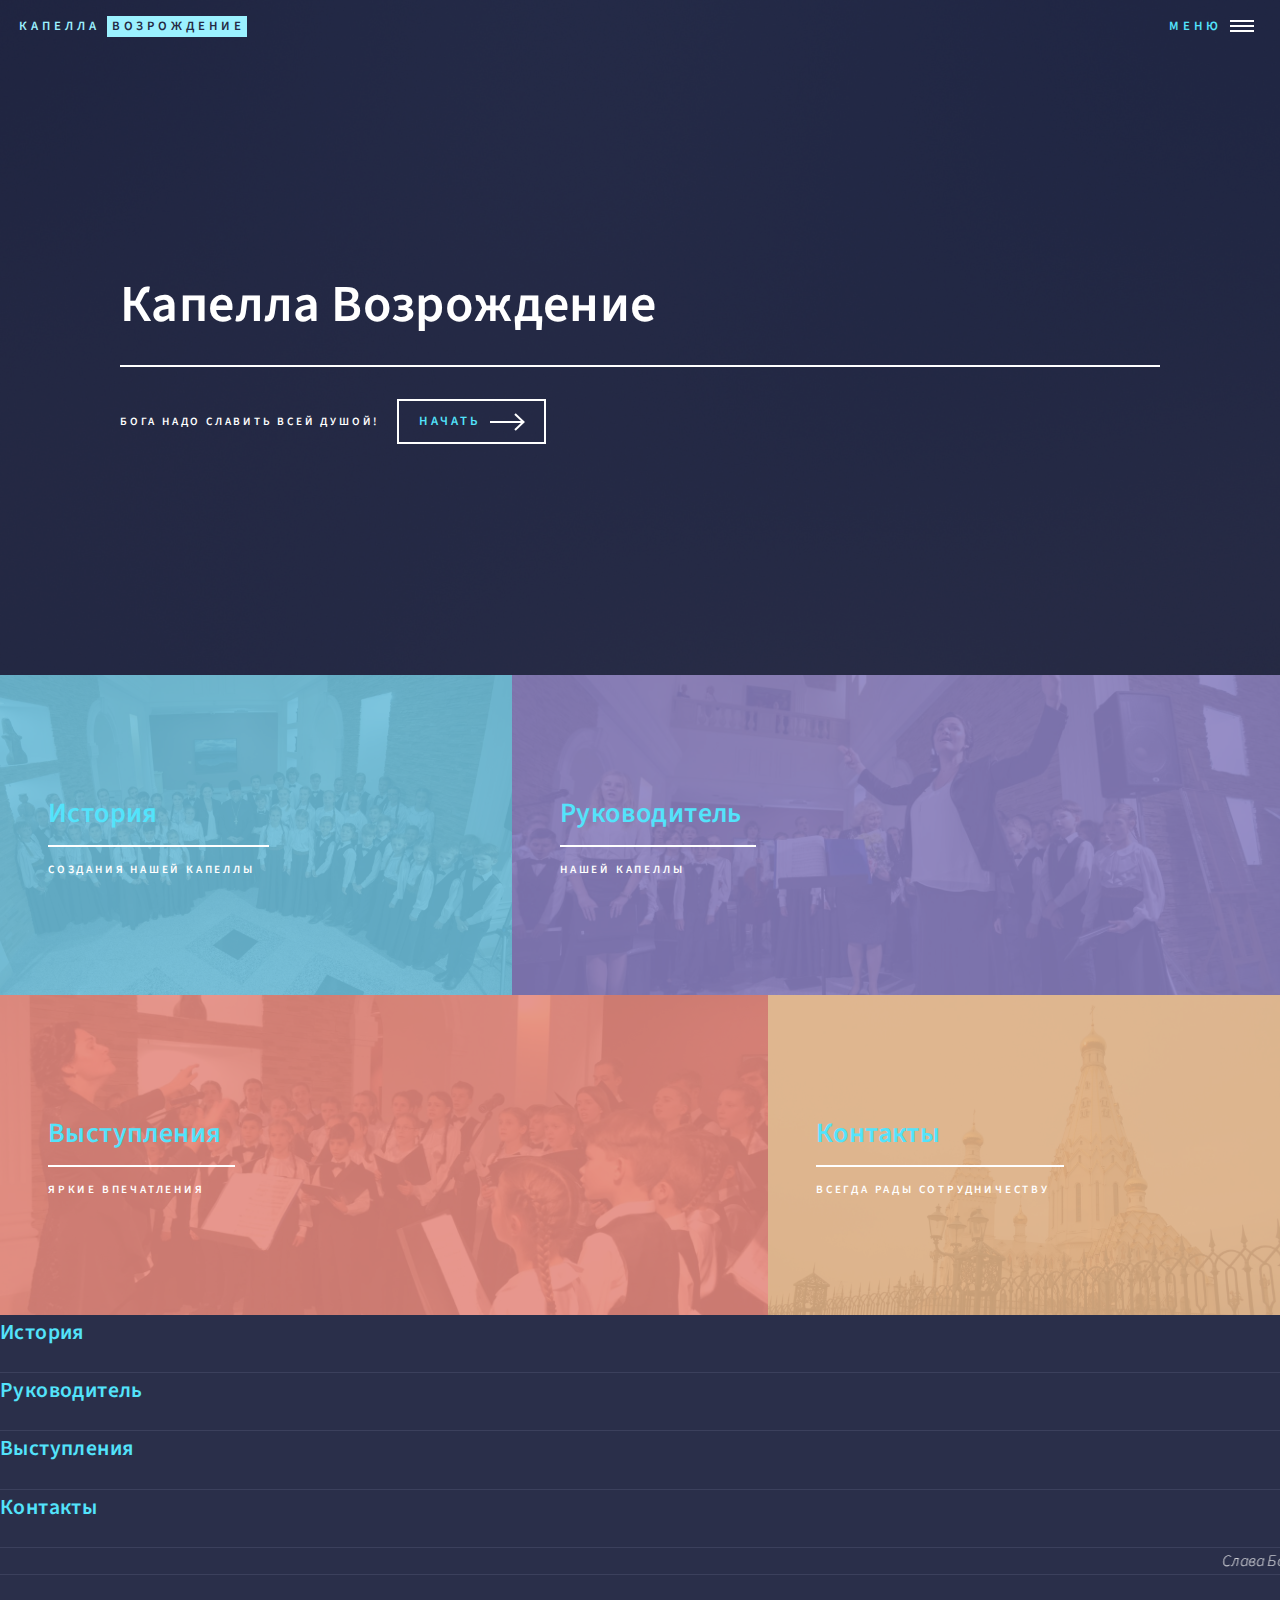
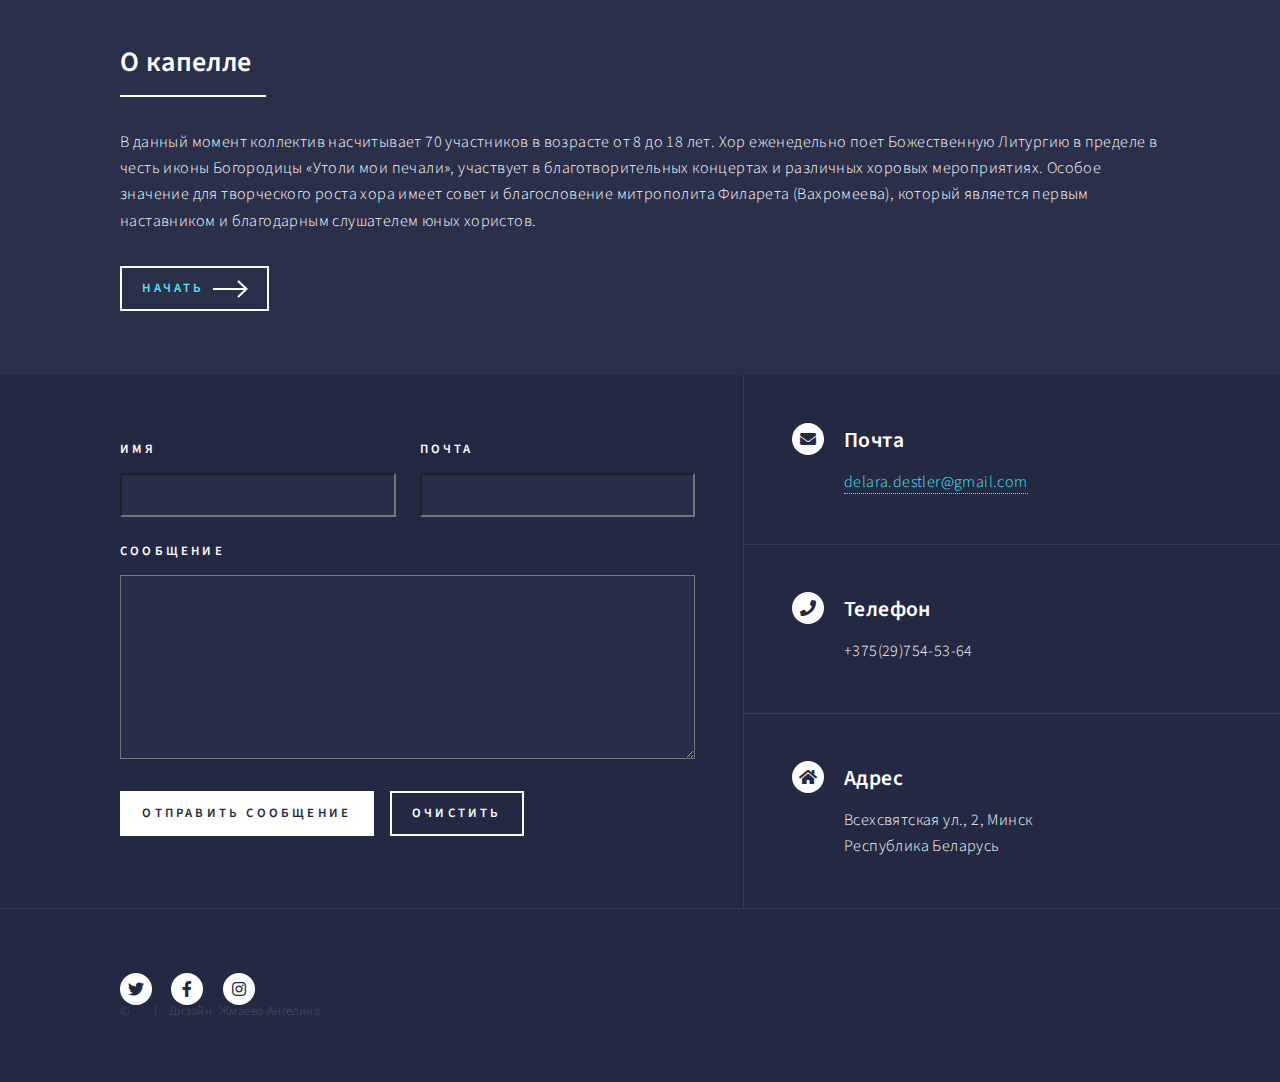
<file: index.html>
<html>
	<head>
		<title>Каппела "Возрождение"</title>
			<meta name="viewport" content="width=device-width, initial-scale=1, user-scalable=no" />
		<link rel="stylesheet" href="assets/css/main.css" />
		<noscript><link rel="stylesheet" href="assets/css/noscript.css" /></noscript>
	</head>
	<body class="is-preload" >

		<!-- Wrapper -->
			<div id="wrapper">

				<!-- Header -->
					<header id="header" class="alt">
						<a href="index.html" class="logo">
						<span>Капелла</span>
						<strong>Возрождение</strong> </a>
					    <nav>
							<a href="#menu">Меню</a>
						</nav>
					</header>

				<!-- Menu -->
					<nav id="menu">
						<ul class="links">
							<li><a href="index.html">Главная</a></li>
							<li><a href="landing.html">О капелле</a></li>
							<li><a href="generic.html">Выступления</a></li>
							<li><a href="elements123.html">Контакты</a></li>
						</ul>
					</nav>

				<!-- Banner -->
					<section id="banner" class="major">
						<div class="inner">
							<header class="major">
								<h1>Капелла Возрождение</h1>
							</header>
							<div class="content">
								<p>Бога надо славить всей душой!</p>
								<ul class="actions">
									<li><a href="#one" class="button next scrolly">Начать</a></li>
								</ul>
							</div>
						</div>
					</section>

				<!-- Main -->
					<div id="main">

						<!-- One -->
							<section id="one" class="tiles">
								<article>
									<span class="image">
										<img src="images/pic01.jpg" alt="" />
									</span>
									<header class="major">
										<h3><a href="landing.html" class="link">История</a></h3>
										<p>Создания нашей капеллы</p>
									</header>
								</article>
								<article>
									<span class="image">
										<img src="images/pic02.jpg" alt="" />
									</span>
									<header class="major">
										<h3><a href="landing.html" class="link">Руководитель</a></h3>
										<p>нашей капеллы</p>
									</header>
								</article>
								<article>
									<span class="image">
										<img src="images/pic03.jpg" alt="" />
									</span>
									<header class="major">
										<h3><a href="generic.html" class="link">Выступления</a></h3>
										<p>Яркие впечатления</p>
									</header>
								</article>
								<article>
									<span class="image">
										<img src="images/pic04.jpg" alt="" />
									</span>
									<header class="major">
										<h3><a href="elements123.html" class="link">Контакты</a></h3>
										<p>Всегда рады сотрудничеству</p>
									</header>
								</article>
							</section>
							<body link="yellow" vlink="green"><h3><a href="landing.html" >История</a></h3>
							<h3><a href="landing.html">Руководитель</a></h3>
							<h3><a href="generic.html" >Выступления</a></h3>
							<h3><a href="elements123.html" >Контакты</a></h3></body>
							
                        <marquee> <I>Слава Богу за все!</I>  
        </marquee>
						<!-- Two -->
							<section id="two">
								<div class="inner">
									<header class="major">
										<h2>О капелле</h2>
									</header>
									<p>В данный момент коллектив насчитывает 70 участников в возрасте от 8 до 18 лет. Хор еженедельно поет Божественную Литургию в пределе в честь иконы Богородицы «Утоли мои печали», участвует в благотворительных концертах и различных хоровых мероприятиях. Особое значение для творческого роста хора имеет совет и благословение митрополита Филарета (Вахромеева), который является первым наставником и благодарным слушателем юных хористов. </p>
									<ul class="actions">
										<li><a href="landing.html" class="button next">Начать</a></li>
									</ul>
								</div>
							</section>

					</div>

				<!-- Contact -->
					<section id="contact">
						<div class="inner">
							<section>
								<form method="post" action="#">
									<div class="fields">
										<div class="field half">
											<label for="name">Имя</label>
											<input type="text" name="name" id="name" />
										</div>
										<div class="field half">
											<label for="email">Почта</label>
											<input type="text" name="email" id="email" />
										</div>
										<div class="field">
											<label for="message">Сообщение</label>
											<textarea name="message" id="message" rows="6"></textarea>
										</div>
									</div>
									<ul class="actions">
										<li><input type="submit" value="Отправить Сообщение" class="primary" /></li>
										<li><input type="reset" value="Очистить" /></li>
									</ul>
								</form>
							</section>
							<section class="split">
								<section>
									<div class="contact-method">
										<span class="icon solid alt fa-envelope"></span>
										<h3>Почта</h3>
										<a href="delara.destler@gmail.com">delara.destler@gmail.com</a>
									</div>
								</section>
								<section>
									<div class="contact-method">
										<span class="icon solid alt fa-phone"></span>
										<h3>Телефон</h3>
										<span>+375(29)754-53-64</span>
									</div>
								</section>
								<section>
									<div class="contact-method">
										<span class="icon solid alt fa-home"></span>
										<h3>Адрес</h3>
										<span>Всехсвятская ул., 2, Минск<br />Республика Беларусь
										<br />
										</span>
									</div>
								</section>
							</section>
						</div>
					</section>

				<!-- Footer -->
					<footer id="footer">
						<div class="inner">
							<ul class="icons">
								<li><a href="#" class="icon brands alt fa-twitter"><span class="label">Twitter</span></a></li>
								<li><a href="#" class="icon brands alt fa-facebook-f"><span class="label">Facebook</span></a></li>
								<li><a href="https://www.instagram.com/kapellavozrozhdenie/" class="icon brands alt fa-instagram"><span class="label">Instagram</span></a></li>
							<ul class="copyright">
								<li>&copy; </li><li>Дизайн: Жмаева Ангелина <a href= "2021"></a></li>
							</ul>
						</div>
					</footer>

			</div>

		<!-- Scripts -->
			<script src="assets/js/jquery.min.js"></script>
			<script src="assets/js/jquery.scrolly.min.js"></script>
			<script src="assets/js/jquery.scrollex.min.js"></script>
			<script src="assets/js/browser.min.js"></script>
			<script src="assets/js/breakpoints.min.js"></script>
			<script src="assets/js/util.js"></script>
			<script src="assets/js/main.js"></script>

	</body>
</html>
</file>
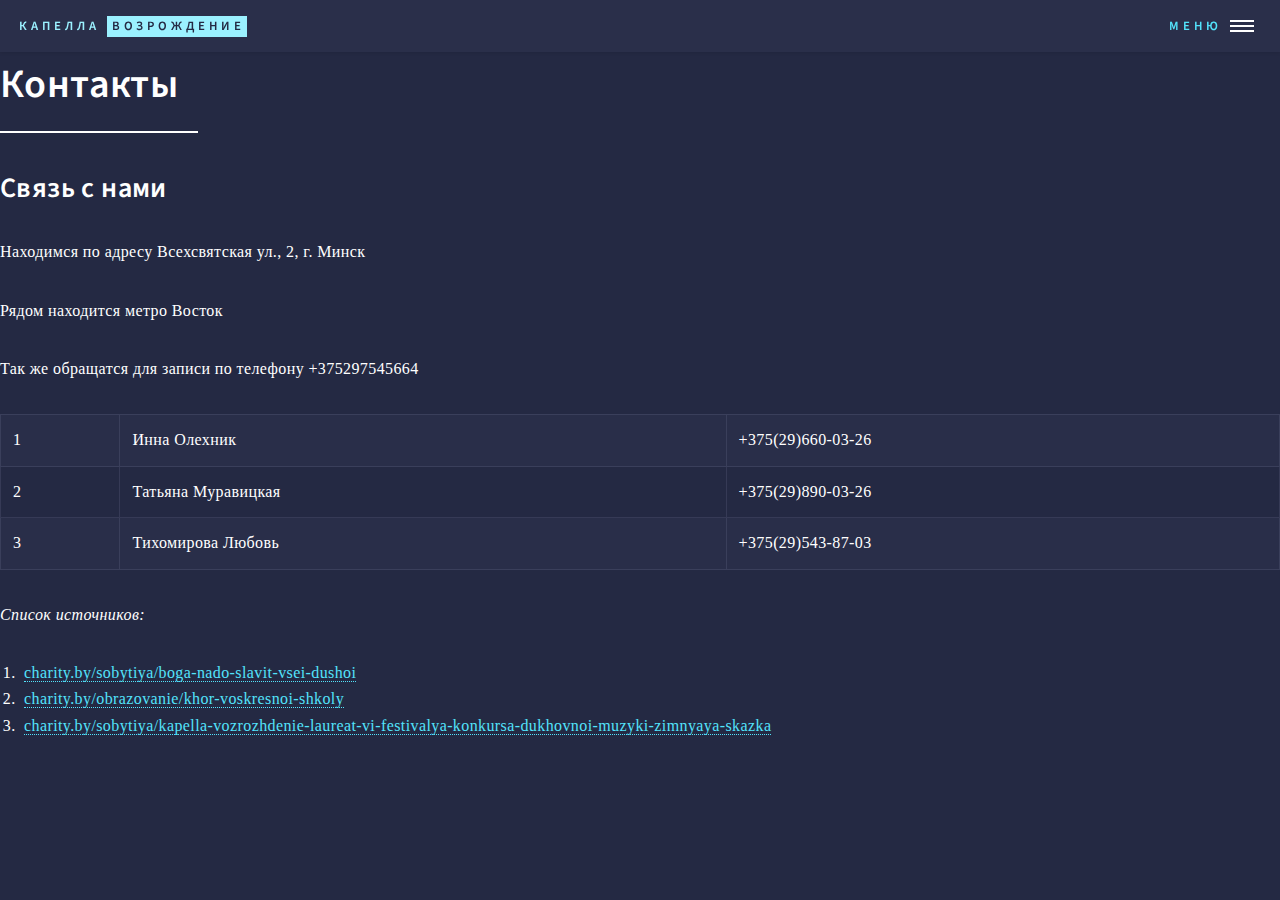
<file: elements1.html>
<html>
	<head>
		<title>Контакты</title>
		<meta name="viewport" content="width=device-width, initial-scale=1, user-scalable=no" />
		<link rel="stylesheet" href="assets/css/main.css" />
		<noscript><link rel="stylesheet" href="assets/css/noscript.css" /></noscript>
	</head>
	<body class="is-preload">

		<!-- Wrapper -->
			<div id="wrapper">

				<!-- Header -->
					<header id="header">
						<a href="index.html" class="logo" target="_parent"><span>Капелла</span>
						<strong>Возрождение</strong></a>
						<nav>
							<a href="#menu">Меню</a>
						</nav>
					</header>

				<!-- Меню -->
					<nav id="menu">
						<ul class="links">
							<li><a href="index.html">Главная</a></li>
							<li><a href="landing.html">Биография</a></li>
							<li><a href="generic.html">Выступления</a></li>
							<li><a href="elements123.html">Контакты</a></li>
						</ul>
					</nav>
								<div class="inner">
									<header class="major">
										<h1>Контакты</h1>
									</header>

									<!-- Content -->
										<h2 id="content">Связь с нами</h2>
										<p><font face="italic">Находимся по адресу Всехсвятская ул., 2, г. Минск</p>
										<p><font face="italic">Рядом находится метро Восток</p>
										<p><font face="italic">Так же обращатся для записи по телефону +375297545664</p>
													<div class="table-wrapper">
														<table class="alt">	
															<tbody>
																<tr>
																	<td>1</td>
																	<td>Инна Олехник</td>
																	<td>+375(29)660-03-26</td>
																</tr>
																<tr>
																	<td>2</td>
																	<td>Татьяна Муравицкая</td>
																	<td>+375(29)890-03-26</td>
																</tr>
																<tr>
																	<td>3</td>
																	<td>Тихомирова Любовь</td>
																	<td>+375(29)543-87-03</td>
																</tr>
															</tbody>
															
														</table>
													</div>
                           <p><i>Список источников:</i></p>
                           <ol>
																<li><a href="http://charity.by/sobytiya/boga-nado-slavit-vsei-dushoi">charity.by/sobytiya/boga-nado-slavit-vsei-dushoi</a></li>
																<li><a href="http://charity.by/obrazovanie/khor-voskresnoi-shkoly">charity.by/obrazovanie/khor-voskresnoi-shkoly</a></li>
																<li><a href="http://charity.by/sobytiya/kapella-vozrozhdenie-laureat-vi-festivalya-konkursa-dukhovnoi-muzyki-zimnyaya-skazka">charity.by/sobytiya/kapella-vozrozhdenie-laureat-vi-festivalya-konkursa-dukhovnoi-muzyki-zimnyaya-skazka</a></li>
																
															</ol>
					<!-- Scripts -->
			<script src="assets/js/jquery.min.js"></script>
			<script src="assets/js/jquery.scrolly.min.js"></script>
			<script src="assets/js/jquery.scrollex.min.js"></script>
			<script src="assets/js/browser.min.js"></script>
			<script src="assets/js/breakpoints.min.js"></script>
			<script src="assets/js/util.js"></script>
			<script src="assets/js/main.js"></script>

	</body>
</html>
</file>
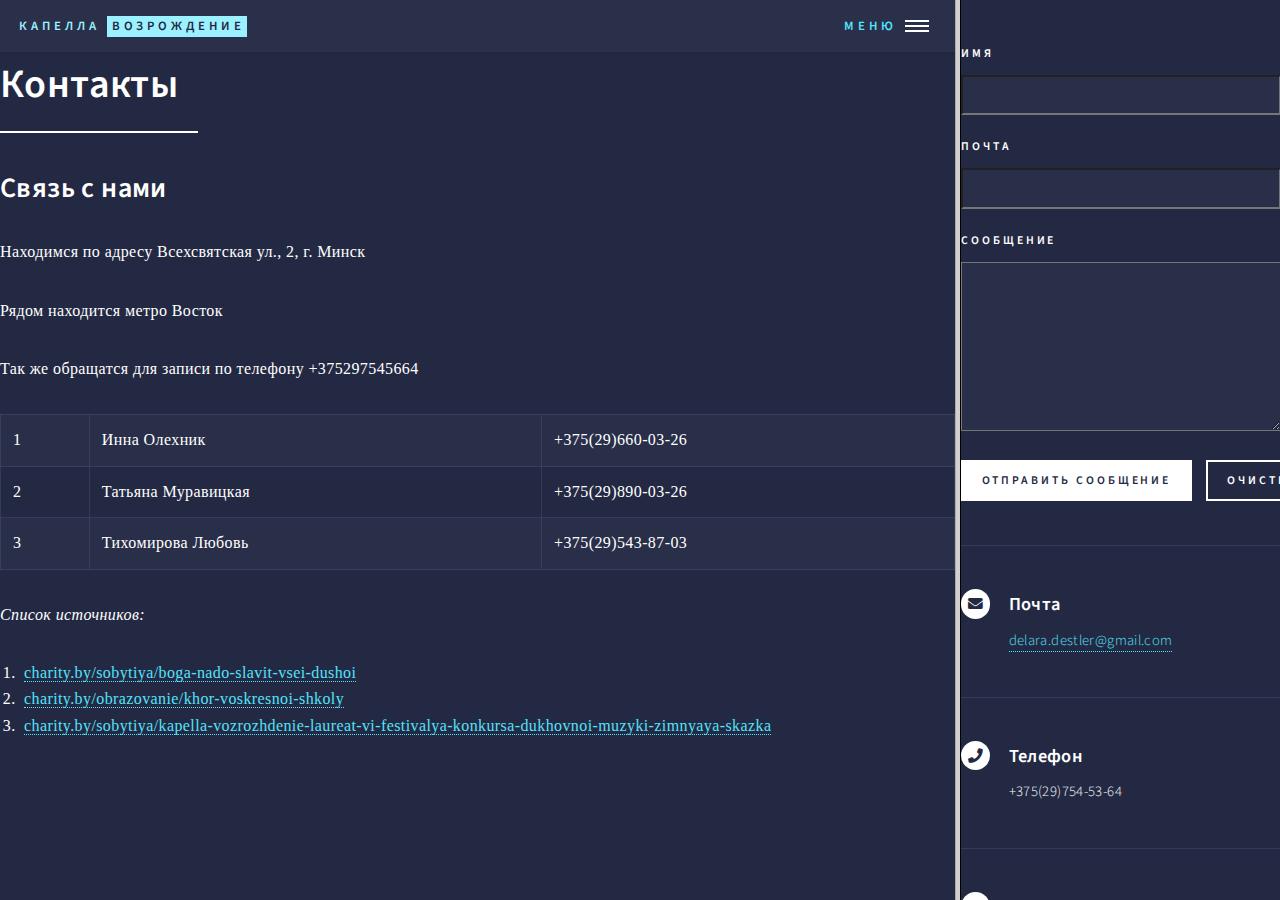
<file: elements123.html>
<html>
    <head>
        <title>Контакты</title>
    </head>
    <frameset cols="75%, *" >
         <frame src="elements1.html">
         <frame src="elements2.html">
         
       
    </frameset>
</html>
</file>
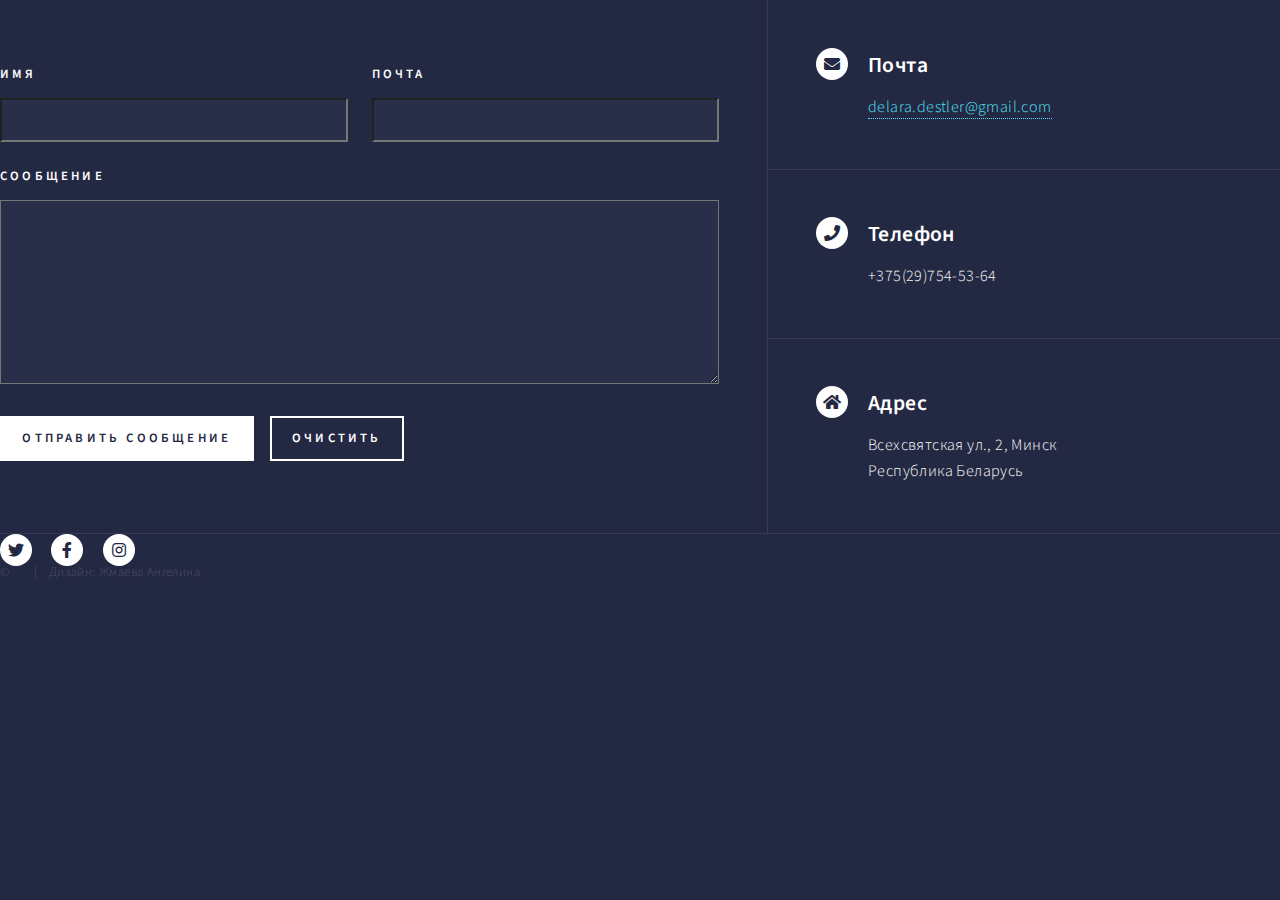
<file: elements2.html>
<html>
	<head>
		<title>Контакты</title>
		<meta name="viewport" content="width=device-width, initial-scale=1, user-scalable=no" />
		<link rel="stylesheet" href="assets/css/main.css" />
		<noscript><link rel="stylesheet" href="assets/css/noscript.css" /></noscript>
	</head>
	<body class="is-preload">
		<!-- Contact -->
					<section id="contact">
						<div class="inner">
							<section>
								<form method="post" action="#">
									<div class="fields">
										<div class="field half">
											<label for="name">Имя</label>
											<input type="text" name="name" id="name" />
										</div>
										<div class="field half">
											<label for="email">Почта</label>
											<input type="text" name="email" id="email" />
										</div>
										<div class="field">
											<label for="message">Сообщение</label>
											<textarea name="message" id="message" rows="6"></textarea>
										</div>
									</div>
									<ul class="actions">
										<li><input type="submit" value="Отправить Сообщение" class="primary" /></li>
										<li><input type="reset" value="Очистить" /></li>
									</ul>
								</form>
							</section>
							<section class="split">
								<section>
									<div class="contact-method">
										<span class="icon solid alt fa-envelope"></span>
										<h3>Почта</h3>
										<a href="delara.destler@gmail.com">delara.destler@gmail.com</a>
									</div>
								</section>
								<section>
									<div class="contact-method">
										<span class="icon solid alt fa-phone"></span>
										<h3>Телефон</h3>
										<span>+375(29)754-53-64</span>
									</div>
								</section>
								<section>
									<div class="contact-method">
										<span class="icon solid alt fa-home"></span>
										<h3>Адрес</h3>
										<span>Всехсвятская ул., 2, Минск<br />Республика Беларусь
										<br />
										</span>
								</section>
							</section>
						</div>
					</section>

				<!-- Footer -->
					<footer id="footer">
						<div class="inner">
							<ul class="icons">
								<li><a href="#" class="icon brands alt fa-twitter"><span class="label">Twitter</span></a></li>
								<li><a href="#" class="icon brands alt fa-facebook-f"><span class="label">Facebook</span></a></li>
								<li><a href="https://www.instagram.com/kapellavozrozhdenie/" class="icon brands alt fa-instagram"><span class="label">Instagram</span></a></li>
							<ul class="copyright">
								
								<li>&copy; </li><li>Дизайн: Жмаева Ангелина <a href= "2021"></a></li>
							</ul>
						</div>
					</footer>

			</div>
</file>
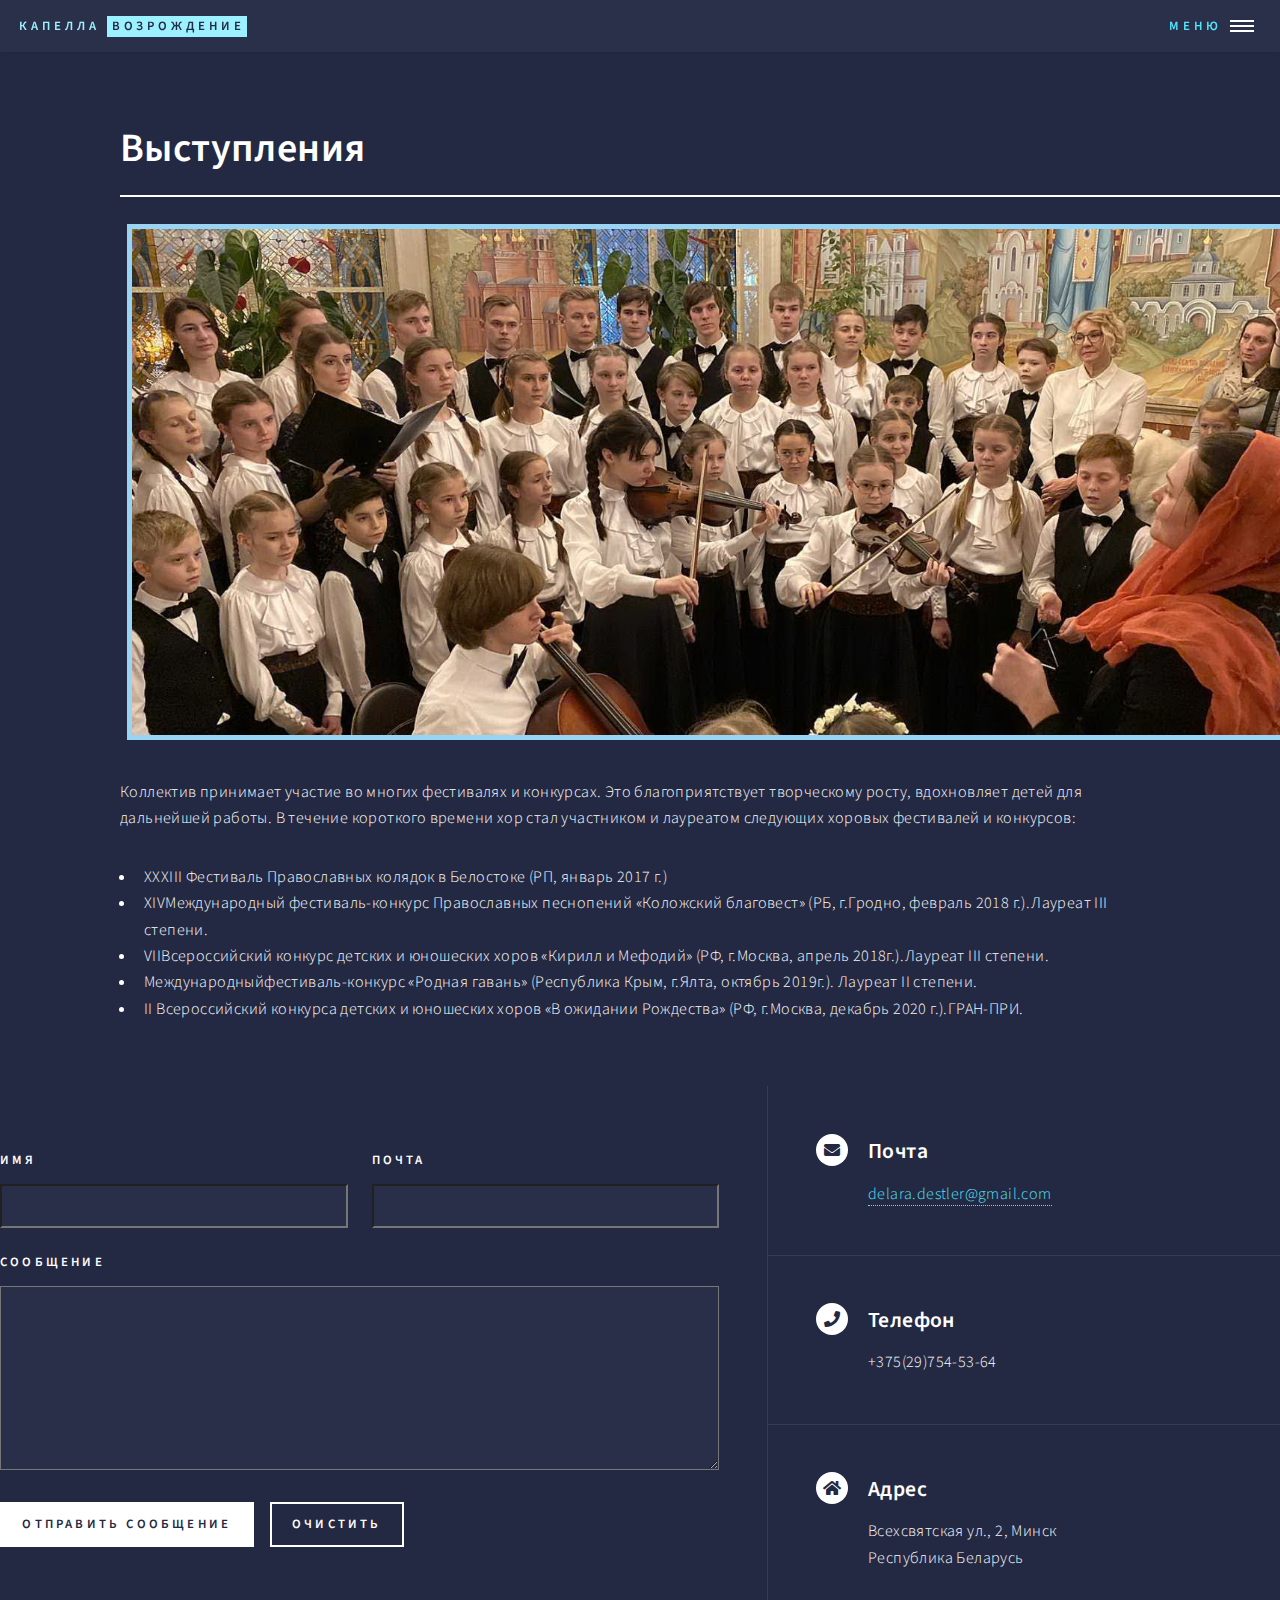
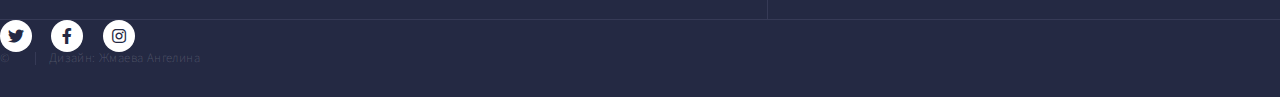
<file: generic.html>
<html>
	<head>
		<title>Выступления</title>
		<meta name="viewport" content="width=device-width, initial-scale=1, user-scalable=no" />
		<link rel="stylesheet" href="assets/css/main.css" />
		<noscript><link rel="stylesheet" href="assets/css/noscript.css" /></noscript>
	</head>
	<body class="is-preload">

		<!-- Wrapper -->
			<div id="wrapper">

				<!-- Header -->
					<header id="header">
						<a href="index.html" class="logo"><span>Капелла</span>
						<strong>Возрождение</strong></a>
						<nav>
							<a href="#menu">Меню</a>
						</nav>
					</header>

				<!-- Меню -->
					<nav id="menu">
						<ul class="links">
			                <li><a href="index.html">Главная</a></li>
							<li><a href="landing.html">Биография</a></li>
							<li><a href="generic.html">Выступления</a></li>
							<li><a href="elements123.html">Контакты</a></li>
						</ul>
					</nav>

	

						<!-- One -->
							<section id="one">
								<div class="inner">
									<header class="major">
										<h1>Выступления</h1>
										<p><img src="images/pic11.jpg" width="1206" height="516" border="5" bordercolor= "white" title = "Наша Капелла"></p>
									</header>
						          

									<p>Коллектив принимает участие во многих фестивалях и конкурсах. Это благоприятствует творческому росту, вдохновляет детей для дальнейшей работы. В течение короткого времени хор стал участником и лауреатом следующих хоровых фестивалей и конкурсов:</p>
									<ul>
										<li>XXXIII Фестиваль Православных колядок в Белостоке (РП, январь 2017 г.)</li>
										<li>XIVМеждународный фестиваль-конкурс Православных песнопений «Коложский благовест» (РБ, г.Гродно, февраль 2018 г.).Лауреат III степени.</li>
										<li>VIIВсероссийский конкурс детских и юношеских хоров «Кирилл и Мефодий» (РФ, г.Москва, апрель 2018г.).Лауреат III степени.</li>
										<li>Международныйфестиваль-конкурс «Родная гавань» (Республика Крым, г.Ялта, октябрь 2019г.). Лауреат II степени.</li>
                                    <li>II Всероссийский конкурса детских и юношеских хоров «В ожидании Рождества» (РФ, г.Москва, декабрь 2020 г.).ГРАН-ПРИ.</li>
									</ul>
								</div>
							</section>

					</div>

			<!-- Contact -->
					<section id="contact">
						<div class="inner">
							<section>
								<form method="post" action="#">
									<div class="fields">
										<div class="field half">
											<label for="name">Имя</label>
											<input type="text" name="name" id="name" />
										</div>
										<div class="field half">
											<label for="email">Почта</label>
											<input type="text" name="email" id="email" />
										</div>
										<div class="field">
											<label for="message">Сообщение</label>
											<textarea name="message" id="message" rows="6"></textarea>
										</div>
									</div>
									<ul class="actions">
										<li><input type="submit" value="Отправить Сообщение" class="primary" /></li>
										<li><input type="reset" value="Очистить" /></li>
									</ul>
								</form>
							</section>
							<section class="split">
								<section>
									<div class="contact-method">
										<span class="icon solid alt fa-envelope"></span>
										<h3>Почта</h3>
										<a href="delara.destler@gmail.com">delara.destler@gmail.com</a>
									</div>
								</section>
								<section>
									<div class="contact-method">
										<span class="icon solid alt fa-phone"></span>
										<h3>Телефон</h3>
										<span>+375(29)754-53-64</span>
									</div>
								</section>
								<section>
									<div class="contact-method">
										<span class="icon solid alt fa-home"></span>
										<h3>Адрес</h3>
										<span>Всехсвятская ул., 2, Минск<br />Республика Беларусь
										<br />
										</span>
									</div>
								</section>
							</section>
						</div>
					</section>

				<!-- Footer -->
					<footer id="footer">
						<div class="inner">
							<ul class="icons">
								<li><a href="#" class="icon brands alt fa-twitter"><span class="label">Twitter</span></a></li>
								<li><a href="#" class="icon brands alt fa-facebook-f"><span class="label">Facebook</span></a></li>
								<li><a href="https://www.instagram.com/kapellavozrozhdenie/" class="icon brands alt fa-instagram"><span class="label">Instagram</span></a></li>
							<ul class="copyright">
								<li>&copy; </li><li>Дизайн: Жмаева Ангелина <a href= "2021"></a></li>
							</ul>
						</div>
					</footer>

			</div>
		<!-- Scripts -->
			<script src="assets/js/jquery.min.js"></script>
			<script src="assets/js/jquery.scrolly.min.js"></script>
			<script src="assets/js/jquery.scrollex.min.js"></script>
			<script src="assets/js/browser.min.js"></script>
			<script src="assets/js/breakpoints.min.js"></script>
			<script src="assets/js/util.js"></script>
			<script src="assets/js/main.js"></script>

	</body>
</html>
</file>
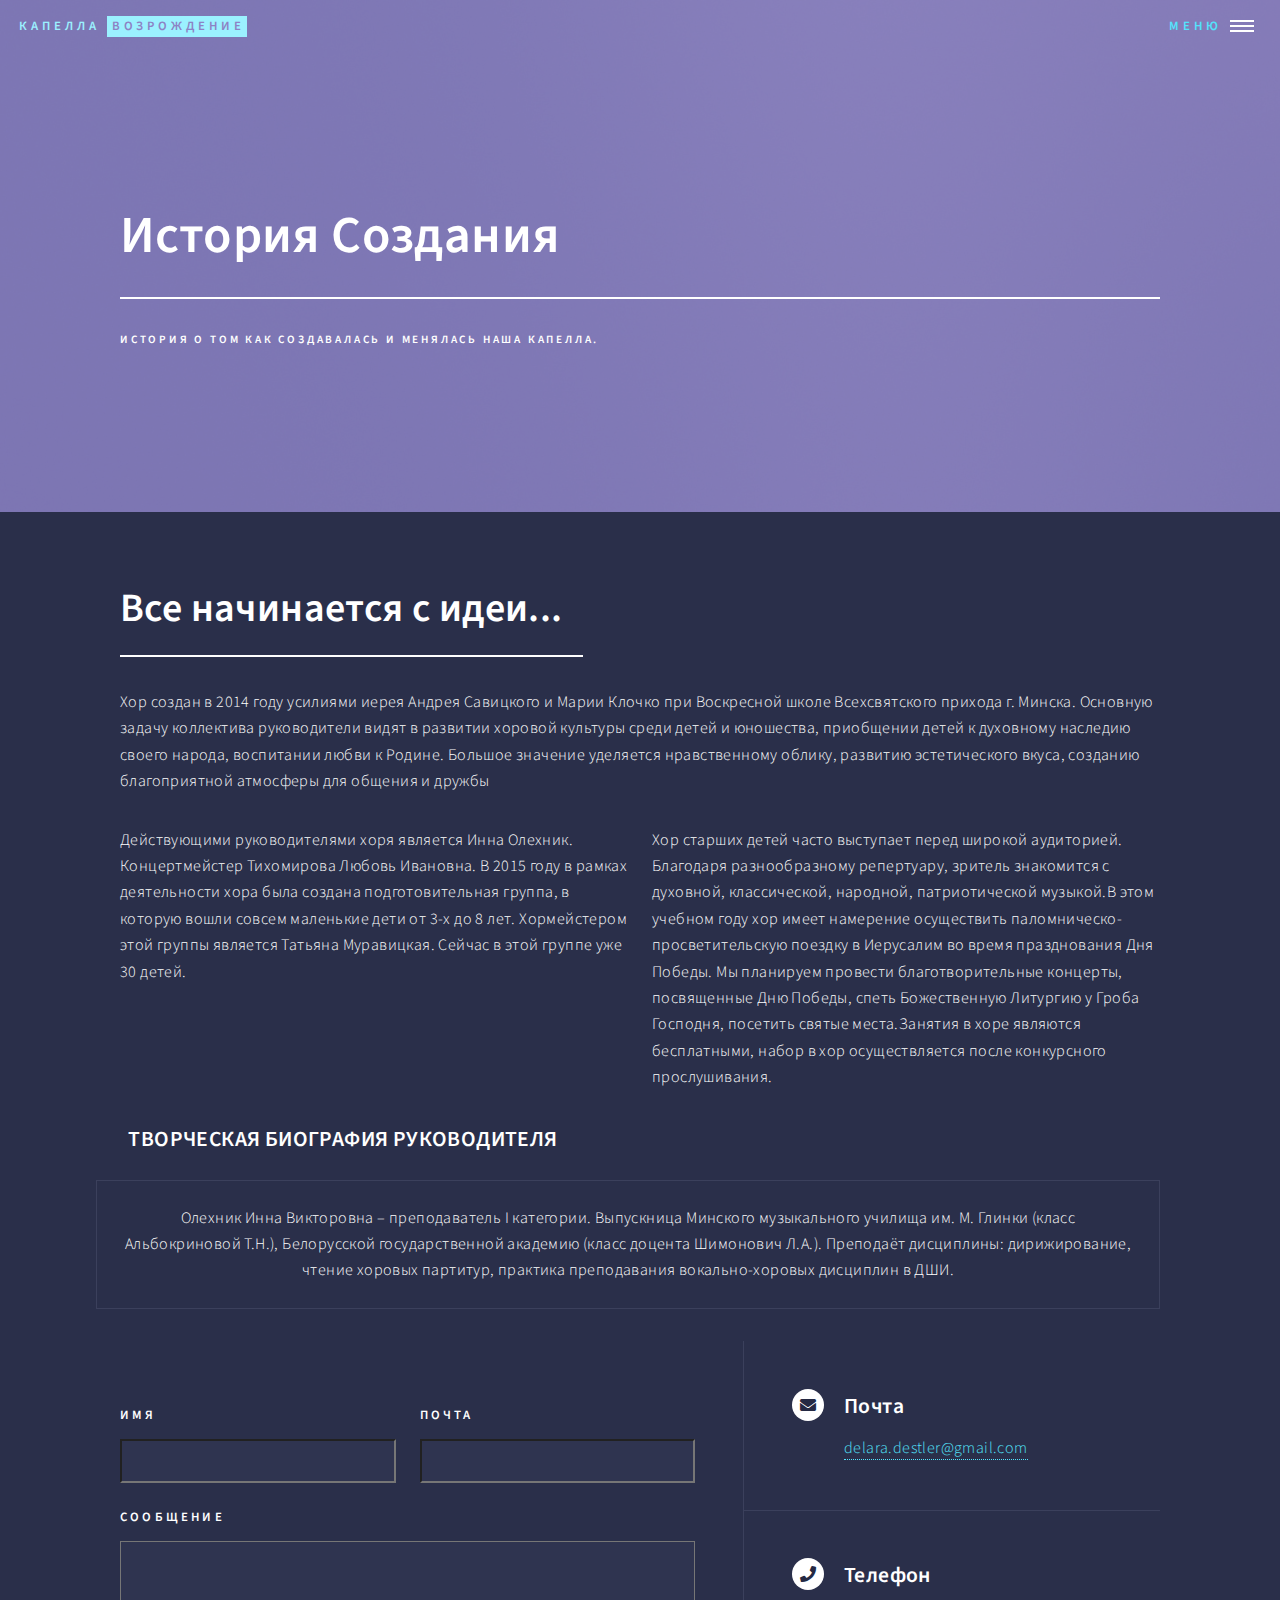
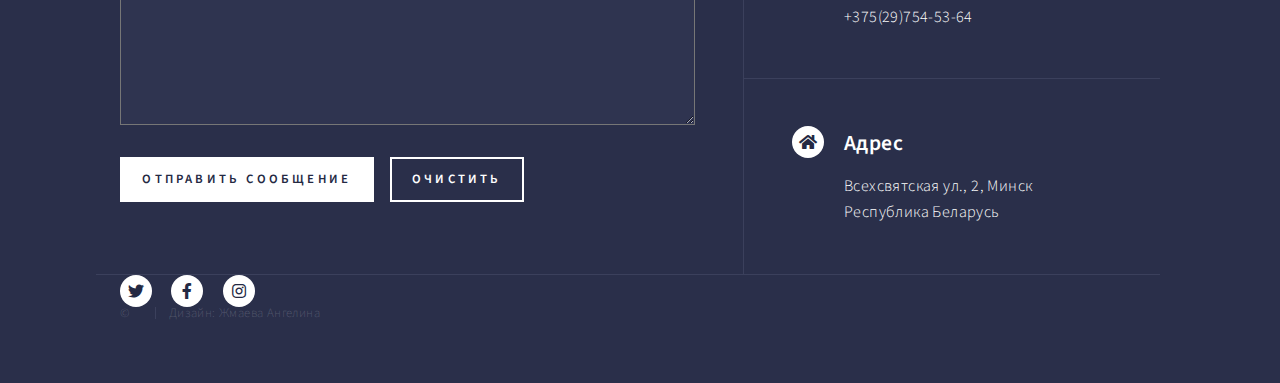
<file: landing.html>
<html>
	<head>
		<title>Биография</title>
		<meta name="viewport" content="width=device-width, initial-scale=1, user-scalable=no" />
		<link rel="stylesheet" href="assets/css/main.css" />
		<noscript><link rel="stylesheet" href="assets/css/noscript.css" /></noscript>
	</head>
	<body class="is-preload">

		<!-- Wrapper -->
			<div id="wrapper">

				<!-- Header -->
					<header id="header" class="alt style2">
						<a href="index.html" class="logo"><span>Капелла</span>
						<strong>Возрождение</strong></a>
						<nav>
							<a href="#menu">Меню</a>
						</nav>
					</header>

				<!-- Меню -->
					<nav id="menu">
						<ul class="links">
							<li><a href="index.html">Главная</a></li>
							<li><a href="landing.html">Биография</a></li>
							<li><a href="generic.html">Выступления</a></li>
							<li><a href="elements123.html">Контакты</a></li>
						</ul>
					</nav>

				<!-- Banner -->
				<!-- Note: The "styleN" class below should match that of the header element. -->
					<section id="banner" class="style2">
						<div class="inner">
							<span class="image">
								<img src="images/pic07.jpg" alt="" />
							</span>
							<header class="major">
								<h1>История Создания</h1>
							</header>
							<div class="content">
								<p>История о том как создавалась и менялась наша капелла.</p>
							</div>
						</div>
					</section>

				<!-- Main -->
					<div id="main">

						<!-- One -->
							<section id="one">
								<div class="inner">
									<header class="major">
										<h1>Все начинается с идеи...</h1>
									</header>

									<!-- Content -->
										
										<p>Хор создан в 2014 году усилиями иерея Андрея Савицкого и Марии Клочко при Воскресной школе Всехсвятского прихода г. Минска.
                                    Основную задачу коллектива руководители видят в развитии хоровой культуры среди детей и юношества, приобщении детей к духовному наследию своего народа, воспитании любви к Родине. Большое значение уделяется нравственному облику, развитию эстетического вкуса, созданию благоприятной атмосферы для общения и дружбы</p>
										<div class="row">
											<div class="col-6 col-12-small">
												
												<p>Действующими руководителями хоря является Инна Олехник. Концертмейстер Тихомирова Любовь Ивановна.

                             В 2015 году в рамках деятельности хора была создана подготовительная группа, в которую вошли совсем маленькие дети от 3-х до 8 лет. Хормейстером этой группы является Татьяна Муравицкая. Сейчас в этой группе уже 30 детей.</p>
											</div>
											<div class="col-6 col-12-small">
												<p>Хор старших детей часто выступает перед широкой аудиторией. Благодаря разнообразному репертуару, зритель знакомится с духовной, классической, народной, патриотической музыкой.В этом учебном году хор имеет намерение осуществить паломническо-просветительскую поездку в Иерусалим во время празднования Дня Победы. Мы планируем провести благотворительные концерты, посвященные Дню Победы, спеть Божественную Литургию у Гроба Господня, посетить святые места.Занятия в хоре являются бесплатными, набор в хор осуществляется после конкурсного прослушивания.</p>
											</div>

					                <h3 >ТВОРЧЕСКАЯ БИОГРАФИЯ РУКОВОДИТЕЛЯ</h3>
													<div class="box" >
														<p align="center" >Олехник Инна Викторовна – преподаватель I категории. Выпускница Минского музыкального училища им. М. Глинки (класс Альбокриновой Т.Н.), Белорусской государственной академию (класс доцента Шимонович Л.А.). Преподаёт дисциплины: дирижирование, чтение хоровых партитур, практика преподавания вокально-хоровых дисциплин в ДШИ.</p>
													</div>


				<!-- Contact -->
					<section id="contact">
						<div class="inner">
							<section>
								<form method="post" action="#">
									<div class="fields">
										<div class="field half">
											<label for="name">Имя</label>
											<input type="text" name="name" id="name" />
										</div>
										<div class="field half">
											<label for="email">Почта</label>
											<input type="text" name="email" id="email" />
										</div>
										<div class="field">
											<label for="message">Сообщение</label>
											<textarea name="message" id="message" rows="6"></textarea>
										</div>
									</div>
									<ul class="actions">
										<li><input type="submit" value="Отправить Сообщение" class="primary" /></li>
										<li><input type="reset" value="Очистить" /></li>
									</ul>								</form>
							</section>
							<section class="split">
								<section>
									<div class="contact-method">
										<span class="icon solid alt fa-envelope"></span>
										<h3>Почта</h3>
										<a href="delara.destler@gmail.com">delara.destler@gmail.com</a>
									</div>
								</section>
								<section>
									<div class="contact-method">
										<span class="icon solid alt fa-phone"></span>
										<h3>Телефон</h3>
										<span>+375(29)754-53-64</span>
									</div>
								</section>
								<section>
									<div class="contact-method">
										<span class="icon solid alt fa-home"></span>
										<h3>Адрес</h3>
										<span>Всехсвятская ул., 2, Минск<br />Республика Беларусь
										<br />
										</span>
								</section>
							</section>
						</div>
					</section>

				<!-- Footer -->
					<footer id="footer">
						<div class="inner">
							<ul class="icons">
								<li><a href="#" class="icon brands alt fa-twitter"><span class="label">Twitter</span></a></li>
								<li><a href="#" class="icon brands alt fa-facebook-f"><span class="label">Facebook</span></a></li>
								<li><a href="https://www.instagram.com/kapellavozrozhdenie/" class="icon brands alt fa-instagram"><span class="label">Instagram</span></a></li>
							<ul class="copyright">
								
								<li>&copy; </li><li>Дизайн: Жмаева Ангелина <a href= "2021"></a></li>
							</ul>
						</div>
					</footer>

			</div>

		<!-- Scripts -->
			<script src="assets/js/jquery.min.js"></script>
			<script src="assets/js/jquery.scrolly.min.js"></script>
			<script src="assets/js/jquery.scrollex.min.js"></script>
			<script src="assets/js/browser.min.js"></script>
			<script src="assets/js/breakpoints.min.js"></script>
			<script src="assets/js/util.js"></script>
			<script src="assets/js/main.js"></script>

	</body>
</html>
</file>
<file: assets/css/noscript.css>
/* Banner */

	body.is-preload #banner:after {
		opacity: 0.85;
	}

	body.is-preload #banner > .inner {
		-moz-filter: none;
		-webkit-filter: none;
		-ms-filter: none;
		filter: none;
		-moz-transform: none;
		-webkit-transform: none;
		-ms-transform: none;
		transform: none;
		opacity: 1;
	}
</file>
<file: assets/css/main.css>
@import url(fontawesome-all.min.css);
@import url("https://fonts.googleapis.com/css?family=Source+Sans+Pro:300,300italic,600,600italic");

/*
	Forty by HTML5 UP
	html5up.net | @ajlkn
	Free for personal and commercial use under the CCA 3.0 license (html5up.net/license)
*/

html, body, div, span, applet, object,
iframe, h1, h2, h3, h4, h5, h6, p, blockquote,
pre, a, abbr, acronym, address, big, cite,
code, del, dfn, em, img, ins, kbd, q, s, samp,
small, strike, strong, sub, sup, tt, var, b,
u, i, center, dl, dt, dd, ol, ul, li, fieldset,
form, label, legend, table, caption, tbody,
tfoot, thead, tr, th, td, article, aside,
canvas, details, embed, figure, figcaption,
footer, header, hgroup, menu, nav, output, ruby,
section, summary, time, mark, audio, video {
	margin: 0;
	padding: 0;
	border: 0;
	font-size: 100%;
	font: inherit;
	vertical-align: baseline;}

article, aside, details, figcaption, figure,
footer, header, hgroup, menu, nav, section {
	display: block;}

body {
	line-height: 1;
}

ol, ul {
	list-style: none;
}

blockquote, q {
	quotes: none;
}

	blockquote:before, blockquote:after, q:before, q:after {
		content: '';
		content: none;
	}

table {
	border-collapse: collapse;
	border-spacing: 0;
}

body {
	-webkit-text-size-adjust: none;
}

mark {
	background-color: transparent;
	color: inherit;
}

input::-moz-focus-inner {
	border: 0;
	padding: 0;
}

input, select, textarea {
	-moz-appearance: none;
	-webkit-appearance: none;
	-ms-appearance: none;
	appearance: none;
}

/* Basic */

	@-ms-viewport {
		width: device-width;
	}

	body {
		-ms-overflow-style: scrollbar;
	}

	@media screen and (max-width: 480px) {

		html, body {
			min-width: 320px;
		}

	}

	html {
		box-sizing: border-box;
	}

	*, *:before, *:after {
		box-sizing: inherit;
	}

	body {
		background: #242943;
	}

		body.is-preload *, body.is-preload *:before, body.is-preload *:after {
			-moz-animation: none !important;
			-webkit-animation: none !important;
			-ms-animation: none !important;
			animation: none !important;
			-moz-transition: none !important;
			-webkit-transition: none !important;
			-ms-transition: none !important;
			transition: none !important;
		}

/* Type */

	body, input, select, textarea {
		color: #ffffff;
		font-family: "Source Sans Pro", Helvetica, sans-serif;
		font-size: 17pt;
		font-weight: 300;
		letter-spacing: 0.025em;
		line-height: 1.65;
	}

		@media screen and (max-width: 1680px) {

			body, input, select, textarea {
				font-size: 14pt;
			}

		}

		@media screen and (max-width: 1280px) {

			body, input, select, textarea {
				font-size: 12pt;
			}

		}

		@media screen and (max-width: 360px) {

			body, input, select, textarea {
				font-size: 11pt;
			}

		}

	a {
		-moz-transition: color 0.2s ease-in-out, border-bottom-color 0.2s ease-in-out;
		-webkit-transition: color 0.2s ease-in-out, border-bottom-color 0.2s ease-in-out;
		-ms-transition: color 0.2s ease-in-out, border-bottom-color 0.2s ease-in-out;
		transition: color 0.2s ease-in-out, border-bottom-color 0.2s ease-in-out;
		border-bottom: dotted 1px;
		color: inherit;
		text-decoration: none;
	}

		a:hover {
			border-bottom-color: transparent;
			color: #9bf1ff !important;
		}

		a:active {
			color: # !important;
		}
		a:link {color: #53e3fb;} a:visited {color: #025669;}

	, b {
		color: #ffffff;
		font-weight: 600;
	}

	em, i {
		font-style: italic;
	}

	p {
		margin: 0 0 2em 0;
	}

	h1, h2, h3, h4, h5, h6 {
		color: #ffffff;
		font-weight: 600;
		line-height: 1.65;
		margin: 0 0 1em 0;
	}

		h1 a, h2 a, h3 a, h4 a, h5 a, h6 a {
			color: inherit;
			border-bottom: 0;
		}

	h1 {
		font-size: 2.5em;
	}

	h2 {
		font-size: 1.75em;
	}

	h3 {
		font-size: 1.35em;
	}

	h4 {
		font-size: 1.1em;
	}

	h5 {
		font-size: 0.9em;
	}

	h6 {
		font-size: 0.7em;
	}

	@media screen and (max-width: 736px) {

		h1 {
			font-size: 2em;
		}

		h2 {
			font-size: 1.5em;
		}

		h3 {
			font-size: 1.25em;
		}

	}

	sub {
		font-size: 0.8em;
		position: relative;
		top: 0.5em;
	}

	sup {
		font-size: 0.8em;
		position: relative;
		top: -0.5em;
	}

	blockquote {
		border-left: solid 4px rgba(212, 212, 255, 0.1);
		font-style: italic;
		margin: 0 0 2em 0;
		padding: 0.5em 0 0.5em 2em;
	}

	code {
		background: rgba(212, 212, 255, 0.035);
		font-family: "Courier New", monospace;
		font-size: 0.9em;
		margin: 0 0.25em;
		padding: 0.25em 0.65em;
	}

	pre {
		-webkit-overflow-scrolling: touch;
		font-family: "Courier New", monospace;
		font-size: 0.9em;
		margin: 0 0 2em 0;
	}

		pre code {
			display: block;
			line-height: 1.75;
			padding: 1em 1.5em;
			overflow-x: auto;
		}

	hr {
		border: 0;
		border-bottom: solid 1px rgba(212, 212, 255, 0.1);
		margin: 2em 0;
	}

		hr.major {
			margin: 3em 0;
		}

	.align-left {
		text-align: left;
	}

	.align-center {
		text-align: center;
	}

	.align-right {
		text-align: right;
	}

/* Row */

	.row {
		display: flex;
		flex-wrap: wrap;
		box-sizing: border-box;
		align-items: stretch;
	}

		.row > * {
			box-sizing: border-box;
		}

		.row.gtr-uniform > * > :last-child {
			margin-bottom: 0;
		}

		.row.aln-left {
			justify-content: flex-start;
		}

		.row.aln-center {
			justify-content: center;
		}

		.row.aln-right {
			justify-content: flex-end;
		}

		.row.aln-top {
			align-items: flex-start;
		}

		.row.aln-middle {
			align-items: center;
		}

		.row.aln-bottom {
			align-items: flex-end;
		}

		.row > .imp {
			order: -1;
		}

		.row > .col-1 {
			width: 8.33333%;
		}

		.row > .off-1 {
			margin-left: 8.33333%;
		}

		.row > .col-2 {
			width: 16.66667%;
		}

		.row > .off-2 {
			margin-left: 16.66667%;
		}

		.row > .col-3 {
			width: 25%;
		}

		.row > .off-3 {
			margin-left: 25%;
		}

		.row > .col-4 {
			width: 33.33333%;
		}

		.row > .off-4 {
			margin-left: 33.33333%;
		}

		.row > .col-5 {
			width: 41.66667%;
		}

		.row > .off-5 {
			margin-left: 41.66667%;
		}

		.row > .col-6 {
			width: 50%;
		}

		.row > .off-6 {
			margin-left: 50%;
		}

		.row > .col-7 {
			width: 58.33333%;
		}

		.row > .off-7 {
			margin-left: 58.33333%;
		}

		.row > .col-8 {
			width: 66.66667%;
		}

		.row > .off-8 {
			margin-left: 66.66667%;
		}

		.row > .col-9 {
			width: 75%;
		}

		.row > .off-9 {
			margin-left: 75%;
		}

		.row > .col-10 {
			width: 83.33333%;
		}

		.row > .off-10 {
			margin-left: 83.33333%;
		}

		.row > .col-11 {
			width: 91.66667%;
		}

		.row > .off-11 {
			margin-left: 91.66667%;
		}

		.row > .col-12 {
			width: 100%;
		}

		.row > .off-12 {
			margin-left: 100%;
		}

		.row.gtr-0 {
			margin-top: 0;
			margin-left: 0em;
		}

			.row.gtr-0 > * {
				padding: 0 0 0 0em;
			}

			.row.gtr-0.gtr-uniform {
				margin-top: 0em;
			}

				.row.gtr-0.gtr-uniform > * {
					padding-top: 0em;
				}

		.row.gtr-25 {
			margin-top: 0;
			margin-left: -0.5em;
		}

			.row.gtr-25 > * {
				padding: 0 0 0 0.5em;
			}

			.row.gtr-25.gtr-uniform {
				margin-top: -0.5em;
			}

				.row.gtr-25.gtr-uniform > * {
					padding-top: 0.5em;
				}

		.row.gtr-50 {
			margin-top: 0;
			margin-left: -1em;
		}

			.row.gtr-50 > * {
				padding: 0 0 0 1em;
			}

			.row.gtr-50.gtr-uniform {
				margin-top: -1em;
			}

				.row.gtr-50.gtr-uniform > * {
					padding-top: 1em;
				}

		.row {
			margin-top: 0;
			margin-left: -2em;
		}

			.row > * {
				padding: 0 0 0 2em;
			}

			.row.gtr-uniform {
				margin-top: -2em;
			}

				.row.gtr-uniform > * {
					padding-top: 2em;
				}

		.row.gtr-150 {
			margin-top: 0;
			margin-left: -3em;
		}

			.row.gtr-150 > * {
				padding: 0 0 0 3em;
			}

			.row.gtr-150.gtr-uniform {
				margin-top: -3em;
			}

				.row.gtr-150.gtr-uniform > * {
					padding-top: 3em;
				}

		.row.gtr-200 {
			margin-top: 0;
			margin-left: -4em;
		}

			.row.gtr-200 > * {
				padding: 0 0 0 4em;
			}

			.row.gtr-200.gtr-uniform {
				margin-top: -4em;
			}

				.row.gtr-200.gtr-uniform > * {
					padding-top: 4em;
				}

		@media screen and (max-width: 1680px) {

			.row {
				display: flex;
				flex-wrap: wrap;
				box-sizing: border-box;
				align-items: stretch;
			}

				.row > * {
					box-sizing: border-box;
				}

				.row.gtr-uniform > * > :last-child {
					margin-bottom: 0;
				}

				.row.aln-left {
					justify-content: flex-start;
				}

				.row.aln-center {
					justify-content: center;
				}

				.row.aln-right {
					justify-content: flex-end;
				}

				.row.aln-top {
					align-items: flex-start;
				}

				.row.aln-middle {
					align-items: center;
				}

				.row.aln-bottom {
					align-items: flex-end;
				}

				.row > .imp-xlarge {
					order: -1;
				}

				.row > .col-1-xlarge {
					width: 8.33333%;
				}

				.row > .off-1-xlarge {
					margin-left: 8.33333%;
				}

				.row > .col-2-xlarge {
					width: 16.66667%;
				}

				.row > .off-2-xlarge {
					margin-left: 16.66667%;
				}

				.row > .col-3-xlarge {
					width: 25%;
				}

				.row > .off-3-xlarge {
					margin-left: 25%;
				}

				.row > .col-4-xlarge {
					width: 33.33333%;
				}

				.row > .off-4-xlarge {
					margin-left: 33.33333%;
				}

				.row > .col-5-xlarge {
					width: 41.66667%;
				}

				.row > .off-5-xlarge {
					margin-left: 41.66667%;
				}

				.row > .col-6-xlarge {
					width: 50%;
				}

				.row > .off-6-xlarge {
					margin-left: 50%;
				}

				.row > .col-7-xlarge {
					width: 58.33333%;
				}

				.row > .off-7-xlarge {
					margin-left: 58.33333%;
				}

				.row > .col-8-xlarge {
					width: 66.66667%;
				}

				.row > .off-8-xlarge {
					margin-left: 66.66667%;
				}

				.row > .col-9-xlarge {
					width: 75%;
				}

				.row > .off-9-xlarge {
					margin-left: 75%;
				}

				.row > .col-10-xlarge {
					width: 83.33333%;
				}

				.row > .off-10-xlarge {
					margin-left: 83.33333%;
				}

				.row > .col-11-xlarge {
					width: 91.66667%;
				}

				.row > .off-11-xlarge {
					margin-left: 91.66667%;
				}

				.row > .col-12-xlarge {
					width: 100%;
				}

				.row > .off-12-xlarge {
					margin-left: 100%;
				}

				.row.gtr-0 {
					margin-top: 0;
					margin-left: 0em;
				}

					.row.gtr-0 > * {
						padding: 0 0 0 0em;
					}

					.row.gtr-0.gtr-uniform {
						margin-top: 0em;
					}

						.row.gtr-0.gtr-uniform > * {
							padding-top: 0em;
						}

				.row.gtr-25 {
					margin-top: 0;
					margin-left: -0.5em;
				}

					.row.gtr-25 > * {
						padding: 0 0 0 0.5em;
					}

					.row.gtr-25.gtr-uniform {
						margin-top: -0.5em;
					}

						.row.gtr-25.gtr-uniform > * {
							padding-top: 0.5em;
						}

				.row.gtr-50 {
					margin-top: 0;
					margin-left: -1em;
				}

					.row.gtr-50 > * {
						padding: 0 0 0 1em;
					}

					.row.gtr-50.gtr-uniform {
						margin-top: -1em;
					}

						.row.gtr-50.gtr-uniform > * {
							padding-top: 1em;
						}

				.row {
					margin-top: 0;
					margin-left: -2em;
				}

					.row > * {
						padding: 0 0 0 2em;
					}

					.row.gtr-uniform {
						margin-top: -2em;
					}

						.row.gtr-uniform > * {
							padding-top: 2em;
						}

				.row.gtr-150 {
					margin-top: 0;
					margin-left: -3em;
				}

					.row.gtr-150 > * {
						padding: 0 0 0 3em;
					}

					.row.gtr-150.gtr-uniform {
						margin-top: -3em;
					}

						.row.gtr-150.gtr-uniform > * {
							padding-top: 3em;
						}

				.row.gtr-200 {
					margin-top: 0;
					margin-left: -4em;
				}

					.row.gtr-200 > * {
						padding: 0 0 0 4em;
					}

					.row.gtr-200.gtr-uniform {
						margin-top: -4em;
					}

						.row.gtr-200.gtr-uniform > * {
							padding-top: 4em;
						}

		}

		@media screen and (max-width: 1280px) {

			.row {
				display: flex;
				flex-wrap: wrap;
				box-sizing: border-box;
				align-items: stretch;
			}

				.row > * {
					box-sizing: border-box;
				}

				.row.gtr-uniform > * > :last-child {
					margin-bottom: 0;
				}

				.row.aln-left {
					justify-content: flex-start;
				}

				.row.aln-center {
					justify-content: center;
				}

				.row.aln-right {
					justify-content: flex-end;
				}

				.row.aln-top {
					align-items: flex-start;
				}

				.row.aln-middle {
					align-items: center;
				}

				.row.aln-bottom {
					align-items: flex-end;
				}

				.row > .imp-large {
					order: -1;
				}

				.row > .col-1-large {
					width: 8.33333%;
				}

				.row > .off-1-large {
					margin-left: 8.33333%;
				}

				.row > .col-2-large {
					width: 16.66667%;
				}

				.row > .off-2-large {
					margin-left: 16.66667%;
				}

				.row > .col-3-large {
					width: 25%;
				}

				.row > .off-3-large {
					margin-left: 25%;
				}

				.row > .col-4-large {
					width: 33.33333%;
				}

				.row > .off-4-large {
					margin-left: 33.33333%;
				}

				.row > .col-5-large {
					width: 41.66667%;
				}

				.row > .off-5-large {
					margin-left: 41.66667%;
				}

				.row > .col-6-large {
					width: 50%;
				}

				.row > .off-6-large {
					margin-left: 50%;
				}

				.row > .col-7-large {
					width: 58.33333%;
				}

				.row > .off-7-large {
					margin-left: 58.33333%;
				}

				.row > .col-8-large {
					width: 66.66667%;
				}

				.row > .off-8-large {
					margin-left: 66.66667%;
				}

				.row > .col-9-large {
					width: 75%;
				}

				.row > .off-9-large {
					margin-left: 75%;
				}

				.row > .col-10-large {
					width: 83.33333%;
				}

				.row > .off-10-large {
					margin-left: 83.33333%;
				}

				.row > .col-11-large {
					width: 91.66667%;
				}

				.row > .off-11-large {
					margin-left: 91.66667%;
				}

				.row > .col-12-large {
					width: 100%;
				}

				.row > .off-12-large {
					margin-left: 100%;
				}

				.row.gtr-0 {
					margin-top: 0;
					margin-left: 0em;
				}

					.row.gtr-0 > * {
						padding: 0 0 0 0em;
					}

					.row.gtr-0.gtr-uniform {
						margin-top: 0em;
					}

						.row.gtr-0.gtr-uniform > * {
							padding-top: 0em;
						}

				.row.gtr-25 {
					margin-top: 0;
					margin-left: -0.375em;
				}

					.row.gtr-25 > * {
						padding: 0 0 0 0.375em;
					}

					.row.gtr-25.gtr-uniform {
						margin-top: -0.375em;
					}

						.row.gtr-25.gtr-uniform > * {
							padding-top: 0.375em;
						}

				.row.gtr-50 {
					margin-top: 0;
					margin-left: -0.75em;
				}

					.row.gtr-50 > * {
						padding: 0 0 0 0.75em;
					}

					.row.gtr-50.gtr-uniform {
						margin-top: -0.75em;
					}

						.row.gtr-50.gtr-uniform > * {
							padding-top: 0.75em;
						}

				.row {
					margin-top: 0;
					margin-left: -1.5em;
				}

					.row > * {
						padding: 0 0 0 1.5em;
					}

					.row.gtr-uniform {
						margin-top: -1.5em;
					}

						.row.gtr-uniform > * {
							padding-top: 1.5em;
						}

				.row.gtr-150 {
					margin-top: 0;
					margin-left: -2.25em;
				}

					.row.gtr-150 > * {
						padding: 0 0 0 2.25em;
					}

					.row.gtr-150.gtr-uniform {
						margin-top: -2.25em;
					}

						.row.gtr-150.gtr-uniform > * {
							padding-top: 2.25em;
						}

				.row.gtr-200 {
					margin-top: 0;
					margin-left: -3em;
				}

					.row.gtr-200 > * {
						padding: 0 0 0 3em;
					}

					.row.gtr-200.gtr-uniform {
						margin-top: -3em;
					}

						.row.gtr-200.gtr-uniform > * {
							padding-top: 3em;
						}

		}

		@media screen and (max-width: 980px) {

			.row {
				display: flex;
				flex-wrap: wrap;
				box-sizing: border-box;
				align-items: stretch;
			}

				.row > * {
					box-sizing: border-box;
				}

				.row.gtr-uniform > * > :last-child {
					margin-bottom: 0;
				}

				.row.aln-left {
					justify-content: flex-start;
				}

				.row.aln-center {
					justify-content: center;
				}

				.row.aln-right {
					justify-content: flex-end;
				}

				.row.aln-top {
					align-items: flex-start;
				}

				.row.aln-middle {
					align-items: center;
				}

				.row.aln-bottom {
					align-items: flex-end;
				}

				.row > .imp-medium {
					order: -1;
				}

				.row > .col-1-medium {
					width: 8.33333%;
				}

				.row > .off-1-medium {
					margin-left: 8.33333%;
				}

				.row > .col-2-medium {
					width: 16.66667%;
				}

				.row > .off-2-medium {
					margin-left: 16.66667%;
				}

				.row > .col-3-medium {
					width: 25%;
				}

				.row > .off-3-medium {
					margin-left: 25%;
				}

				.row > .col-4-medium {
					width: 33.33333%;
				}

				.row > .off-4-medium {
					margin-left: 33.33333%;
				}

				.row > .col-5-medium {
					width: 41.66667%;
				}

				.row > .off-5-medium {
					margin-left: 41.66667%;
				}

				.row > .col-6-medium {
					width: 50%;
				}

				.row > .off-6-medium {
					margin-left: 50%;
				}

				.row > .col-7-medium {
					width: 58.33333%;
				}

				.row > .off-7-medium {
					margin-left: 58.33333%;
				}

				.row > .col-8-medium {
					width: 66.66667%;
				}

				.row > .off-8-medium {
					margin-left: 66.66667%;
				}

				.row > .col-9-medium {
					width: 75%;
				}

				.row > .off-9-medium {
					margin-left: 75%;
				}

				.row > .col-10-medium {
					width: 83.33333%;
				}

				.row > .off-10-medium {
					margin-left: 83.33333%;
				}

				.row > .col-11-medium {
					width: 91.66667%;
				}

				.row > .off-11-medium {
					margin-left: 91.66667%;
				}

				.row > .col-12-medium {
					width: 100%;
				}

				.row > .off-12-medium {
					margin-left: 100%;
				}

				.row.gtr-0 {
					margin-top: 0;
					margin-left: 0em;
				}

					.row.gtr-0 > * {
						padding: 0 0 0 0em;
					}

					.row.gtr-0.gtr-uniform {
						margin-top: 0em;
					}

						.row.gtr-0.gtr-uniform > * {
							padding-top: 0em;
						}

				.row.gtr-25 {
					margin-top: 0;
					margin-left: -0.375em;
				}

					.row.gtr-25 > * {
						padding: 0 0 0 0.375em;
					}

					.row.gtr-25.gtr-uniform {
						margin-top: -0.375em;
					}

						.row.gtr-25.gtr-uniform > * {
							padding-top: 0.375em;
						}

				.row.gtr-50 {
					margin-top: 0;
					margin-left: -0.75em;
				}

					.row.gtr-50 > * {
						padding: 0 0 0 0.75em;
					}

					.row.gtr-50.gtr-uniform {
						margin-top: -0.75em;
					}

						.row.gtr-50.gtr-uniform > * {
							padding-top: 0.75em;
						}

				.row {
					margin-top: 0;
					margin-left: -1.5em;
				}

					.row > * {
						padding: 0 0 0 1.5em;
					}

					.row.gtr-uniform {
						margin-top: -1.5em;
					}

						.row.gtr-uniform > * {
							padding-top: 1.5em;
						}

				.row.gtr-150 {
					margin-top: 0;
					margin-left: -2.25em;
				}

					.row.gtr-150 > * {
						padding: 0 0 0 2.25em;
					}

					.row.gtr-150.gtr-uniform {
						margin-top: -2.25em;
					}

						.row.gtr-150.gtr-uniform > * {
							padding-top: 2.25em;
						}

				.row.gtr-200 {
					margin-top: 0;
					margin-left: -3em;
				}

					.row.gtr-200 > * {
						padding: 0 0 0 3em;
					}

					.row.gtr-200.gtr-uniform {
						margin-top: -3em;
					}

						.row.gtr-200.gtr-uniform > * {
							padding-top: 3em;
						}

		}

		@media screen and (max-width: 736px) {

			.row {
				display: flex;
				flex-wrap: wrap;
				box-sizing: border-box;
				align-items: stretch;
			}

				.row > * {
					box-sizing: border-box;
				}

				.row.gtr-uniform > * > :last-child {
					margin-bottom: 0;
				}

				.row.aln-left {
					justify-content: flex-start;
				}

				.row.aln-center {
					justify-content: center;
				}

				.row.aln-right {
					justify-content: flex-end;
				}

				.row.aln-top {
					align-items: flex-start;
				}

				.row.aln-middle {
					align-items: center;
				}

				.row.aln-bottom {
					align-items: flex-end;
				}

				.row > .imp-small {
					order: -1;
				}

				.row > .col-1-small {
					width: 8.33333%;
				}

				.row > .off-1-small {
					margin-left: 8.33333%;
				}

				.row > .col-2-small {
					width: 16.66667%;
				}

				.row > .off-2-small {
					margin-left: 16.66667%;
				}

				.row > .col-3-small {
					width: 25%;
				}

				.row > .off-3-small {
					margin-left: 25%;
				}

				.row > .col-4-small {
					width: 33.33333%;
				}

				.row > .off-4-small {
					margin-left: 33.33333%;
				}

				.row > .col-5-small {
					width: 41.66667%;
				}

				.row > .off-5-small {
					margin-left: 41.66667%;
				}

				.row > .col-6-small {
					width: 50%;
				}

				.row > .off-6-small {
					margin-left: 50%;
				}

				.row > .col-7-small {
					width: 58.33333%;
				}

				.row > .off-7-small {
					margin-left: 58.33333%;
				}

				.row > .col-8-small {
					width: 66.66667%;
				}

				.row > .off-8-small {
					margin-left: 66.66667%;
				}

				.row > .col-9-small {
					width: 75%;
				}

				.row > .off-9-small {
					margin-left: 75%;
				}

				.row > .col-10-small {
					width: 83.33333%;
				}

				.row > .off-10-small {
					margin-left: 83.33333%;
				}

				.row > .col-11-small {
					width: 91.66667%;
				}

				.row > .off-11-small {
					margin-left: 91.66667%;
				}

				.row > .col-12-small {
					width: 100%;
				}

				.row > .off-12-small {
					margin-left: 100%;
				}

				.row.gtr-0 {
					margin-top: 0;
					margin-left: 0em;
				}

					.row.gtr-0 > * {
						padding: 0 0 0 0em;
					}

					.row.gtr-0.gtr-uniform {
						margin-top: 0em;
					}

						.row.gtr-0.gtr-uniform > * {
							padding-top: 0em;
						}

				.row.gtr-25 {
					margin-top: 0;
					margin-left: -0.3125em;
				}

					.row.gtr-25 > * {
						padding: 0 0 0 0.3125em;
					}

					.row.gtr-25.gtr-uniform {
						margin-top: -0.3125em;
					}

						.row.gtr-25.gtr-uniform > * {
							padding-top: 0.3125em;
						}

				.row.gtr-50 {
					margin-top: 0;
					margin-left: -0.625em;
				}

					.row.gtr-50 > * {
						padding: 0 0 0 0.625em;
					}

					.row.gtr-50.gtr-uniform {
						margin-top: -0.625em;
					}

						.row.gtr-50.gtr-uniform > * {
							padding-top: 0.625em;
						}

				.row {
					margin-top: 0;
					margin-left: -1.25em;
				}

					.row > * {
						padding: 0 0 0 1.25em;
					}

					.row.gtr-uniform {
						margin-top: -1.25em;
					}

						.row.gtr-uniform > * {
							padding-top: 1.25em;
						}

				.row.gtr-150 {
					margin-top: 0;
					margin-left: -1.875em;
				}

					.row.gtr-150 > * {
						padding: 0 0 0 1.875em;
					}

					.row.gtr-150.gtr-uniform {
						margin-top: -1.875em;
					}

						.row.gtr-150.gtr-uniform > * {
							padding-top: 1.875em;
						}

				.row.gtr-200 {
					margin-top: 0;
					margin-left: -2.5em;
				}

					.row.gtr-200 > * {
						padding: 0 0 0 2.5em;
					}

					.row.gtr-200.gtr-uniform {
						margin-top: -2.5em;
					}

						.row.gtr-200.gtr-uniform > * {
							padding-top: 2.5em;
						}

		}

		@media screen and (max-width: 480px) {

			.row {
				display: flex;
				flex-wrap: wrap;
				box-sizing: border-box;
				align-items: stretch;
			}

				.row > * {
					box-sizing: border-box;
				}

				.row.gtr-uniform > * > :last-child {
					margin-bottom: 0;
				}

				.row.aln-left {
					justify-content: flex-start;
				}

				.row.aln-center {
					justify-content: center;
				}

				.row.aln-right {
					justify-content: flex-end;
				}

				.row.aln-top {
					align-items: flex-start;
				}

				.row.aln-middle {
					align-items: center;
				}

				.row.aln-bottom {
					align-items: flex-end;
				}

				.row > .imp-xsmall {
					order: -1;
				}

				.row > .col-1-xsmall {
					width: 8.33333%;
				}

				.row > .off-1-xsmall {
					margin-left: 8.33333%;
				}

				.row > .col-2-xsmall {
					width: 16.66667%;
				}

				.row > .off-2-xsmall {
					margin-left: 16.66667%;
				}

				.row > .col-3-xsmall {
					width: 25%;
				}

				.row > .off-3-xsmall {
					margin-left: 25%;
				}

				.row > .col-4-xsmall {
					width: 33.33333%;
				}

				.row > .off-4-xsmall {
					margin-left: 33.33333%;
				}

				.row > .col-5-xsmall {
					width: 41.66667%;
				}

				.row > .off-5-xsmall {
					margin-left: 41.66667%;
				}

				.row > .col-6-xsmall {
					width: 50%;
				}

				.row > .off-6-xsmall {
					margin-left: 50%;
				}

				.row > .col-7-xsmall {
					width: 58.33333%;
				}

				.row > .off-7-xsmall {
					margin-left: 58.33333%;
				}

				.row > .col-8-xsmall {
					width: 66.66667%;
				}

				.row > .off-8-xsmall {
					margin-left: 66.66667%;
				}

				.row > .col-9-xsmall {
					width: 75%;
				}

				.row > .off-9-xsmall {
					margin-left: 75%;
				}

				.row > .col-10-xsmall {
					width: 83.33333%;
				}

				.row > .off-10-xsmall {
					margin-left: 83.33333%;
				}

				.row > .col-11-xsmall {
					width: 91.66667%;
				}

				.row > .off-11-xsmall {
					margin-left: 91.66667%;
				}

				.row > .col-12-xsmall {
					width: 100%;
				}

				.row > .off-12-xsmall {
					margin-left: 100%;
				}

				.row.gtr-0 {
					margin-top: 0;
					margin-left: 0em;
				}

					.row.gtr-0 > * {
						padding: 0 0 0 0em;
					}

					.row.gtr-0.gtr-uniform {
						margin-top: 0em;
					}

						.row.gtr-0.gtr-uniform > * {
							padding-top: 0em;
						}

				.row.gtr-25 {
					margin-top: 0;
					margin-left: -0.3125em;
				}

					.row.gtr-25 > * {
						padding: 0 0 0 0.3125em;
					}

					.row.gtr-25.gtr-uniform {
						margin-top: -0.3125em;
					}

						.row.gtr-25.gtr-uniform > * {
							padding-top: 0.3125em;
						}

				.row.gtr-50 {
					margin-top: 0;
					margin-left: -0.625em;
				}

					.row.gtr-50 > * {
						padding: 0 0 0 0.625em;
					}

					.row.gtr-50.gtr-uniform {
						margin-top: -0.625em;
					}

						.row.gtr-50.gtr-uniform > * {
							padding-top: 0.625em;
						}

				.row {
					margin-top: 0;
					margin-left: -1.25em;
				}

					.row > * {
						padding: 0 0 0 1.25em;
					}

					.row.gtr-uniform {
						margin-top: -1.25em;
					}

						.row.gtr-uniform > * {
							padding-top: 1.25em;
						}

				.row.gtr-150 {
					margin-top: 0;
					margin-left: -1.875em;
				}

					.row.gtr-150 > * {
						padding: 0 0 0 1.875em;
					}

					.row.gtr-150.gtr-uniform {
						margin-top: -1.875em;
					}

						.row.gtr-150.gtr-uniform > * {
							padding-top: 1.875em;
						}

				.row.gtr-200 {
					margin-top: 0;
					margin-left: -2.5em;
				}

					.row.gtr-200 > * {
						padding: 0 0 0 2.5em;
					}

					.row.gtr-200.gtr-uniform {
						margin-top: -2.5em;
					}

						.row.gtr-200.gtr-uniform > * {
							padding-top: 2.5em;
						}

		}

/* Section/Article */

	section.special, article.special {
		text-align: center;
	}

	header.major {
		width: -moz-max-content;
		width: -webkit-max-content;
		width: -ms-max-content;
		width: max-content;
		margin-bottom: 2em;
	}

		header.major > :first-child {
			margin-bottom: 0;
			width: calc(100% + 0.5em);
		}

			header.major > :first-child:after {
				content: '';
				background-color: #ffffff;
				display: block;
				height: 2px;
				margin: 0.325em 0 0.5em 0;
				width: 100%;
			}

		header.major > p {
			font-size: 0.7em;
			font-weight: 600;
			letter-spacing: 0.25em;
			margin-bottom: 0;
			text-transform: uppercase;
		}

		body.is-ie header.major > :first-child:after {
			max-width: 9em;
		}

		body.is-ie header.major > h1:after {
			max-width: 100% !important;
		}

	@media screen and (max-width: 736px) {

		header.major > p br {
			display: none;
		}

	}

/* Form */

	form {
		margin: 0 0 2em 0;
	}

		form > :last-child {
			margin-bottom: 0;
		}

		form > .fields {
			display: -moz-flex;
			display: -webkit-flex;
			display: -ms-flex;
			display: flex;
			-moz-flex-wrap: wrap;
			-webkit-flex-wrap: wrap;
			-ms-flex-wrap: wrap;
			flex-wrap: wrap;
			width: calc(100% + 3em);
			margin: -1.5em 0 2em -1.5em;
		}

			form > .fields > .field {
				-moz-flex-grow: 0;
				-webkit-flex-grow: 0;
				-ms-flex-grow: 0;
				flex-grow: 0;
				-moz-flex-shrink: 0;
				-webkit-flex-shrink: 0;
				-ms-flex-shrink: 0;
				flex-shrink: 0;
				padding: 1.5em 0 0 1.5em;
				width: calc(100% - 1.5em);
			}

				form > .fields > .field.half {
					width: calc(50% - 0.75em);
				}

				form > .fields > .field.third {
					width: calc(100%/3 - 0.5em);
				}

				form > .fields > .field.quarter {
					width: calc(25% - 0.375em);
				}

		@media screen and (max-width: 480px) {

			form > .fields {
				width: calc(100% + 3em);
				margin: -1.5em 0 2em -1.5em;
			}

				form > .fields > .field {
					padding: 1.5em 0 0 1.5em;
					width: calc(100% - 1.5em);
				}

					form > .fields > .field.half {
						width: calc(100% - 1.5em);
					}

					form > .fields > .field.third {
						width: calc(100% - 1.5em);
					}

					form > .fields > .field.quarter {
						width: calc(100% - 1.5em);
					}

		}

	label {
		color: #ffffff;
		display: block;
		font-size: 0.8em;
		font-weight: 600;
		letter-spacing: 0.25em;
		margin: 0 0 1em 0;
		text-transform: uppercase;
	}

	input[type="text"],
	input[type="password"],
	input[type="email"],
	input[type="tel"],
	input[type="search"],
	input[type="url"],
	select,
	textarea {
		-moz-appearance: none;
		-webkit-appearance: none;
		-ms-appearance: none;
		appearance: none;
		background: rgba(212, 212, 255, 0.035);
		border: 5;
		border-radius: 5;
		color: inherit;
		display: block;
		outline: 0;
		padding: 0 1em;
		text-decoration: none;
		width: 100%;
	}

		input[type="text"]:invalid,
		input[type="password"]:invalid,
		input[type="email"]:invalid,
		input[type="tel"]:invalid,
		input[type="search"]:invalid,
		input[type="url"]:invalid,
		select:invalid,
		textarea:invalid {
			box-shadow: none;
		}

		input[type="text"]:focus,
		input[type="password"]:focus,
		input[type="email"]:focus,
		input[type="tel"]:focus,
		input[type="search"]:focus,
		input[type="url"]:focus,
		select:focus,
		textarea:focus {
			border-color: #9bf1ff;
			box-shadow: 0 0 0 2px #9bf1ff;
		}

	select {
		background-image: url("data:image/svg+xml;charset=utf8,%3Csvg xmlns='http://www.w3.org/2000/svg' width='40' height='40' preserveAspectRatio='none' viewBox='0 0 40 40'%3E%3Cpath d='M9.4,12.3l10.4,10.4l10.4-10.4c0.2-0.2,0.5-0.4,0.9-0.4c0.3,0,0.6,0.1,0.9,0.4l3.3,3.3c0.2,0.2,0.4,0.5,0.4,0.9 c0,0.4-0.1,0.6-0.4,0.9L20.7,31.9c-0.2,0.2-0.5,0.4-0.9,0.4c-0.3,0-0.6-0.1-0.9-0.4L4.3,17.3c-0.2-0.2-0.4-0.5-0.4-0.9 c0-0.4,0.1-0.6,0.4-0.9l3.3-3.3c0.2-0.2,0.5-0.4,0.9-0.4S9.1,12.1,9.4,12.3z' fill='rgba(212, 212, 255, 0.1)' /%3E%3C/svg%3E");
		background-size: 1.25rem;
		background-repeat: no-repeat;
		background-position: calc(100% - 1rem) center;
		height: 2.75em;
		padding-right: 2.75em;
		text-overflow: ellipsis;
	}

		select option {
			color: #ffffff;
			background: #242943;
		}

		select:focus::-ms-value {
			background-color: transparent;
		}

		select::-ms-expand {
			display: none;
		}

	input[type="text"],
	input[type="password"],
	input[type="email"],
	input[type="tel"],
	input[type="search"],
	input[type="url"],
	select {
		height: 2.75em;
	}

	textarea {
		padding: 0.75em 1em;
	}

	input[type="checkbox"],
	input[type="radio"] {
		-moz-appearance: none;
		-webkit-appearance: none;
		-ms-appearance: none;
		appearance: none;
		display: block;
		float: left;
		margin-right: -2em;
		opacity: 0;
		width: 1em;
		z-index: -1;
	}

		input[type="checkbox"] + label,
		input[type="radio"] + label {
			text-decoration: none;
			color: #ffffff;
			cursor: pointer;
			display: inline-block;
			font-weight: 300;
			padding-left: 2.65em;
			padding-right: 0.75em;
			position: relative;
		}

			input[type="checkbox"] + label:before,
			input[type="radio"] + label:before {
				-moz-osx-font-smoothing: grayscale;
				-webkit-font-smoothing: antialiased;
				display: inline-block;
				font-style: normal;
				font-variant: normal;
				text-rendering: auto;
				line-height: 1;
				text-transform: none !important;
				font-family: 'Font Awesome 5 Free';
				font-weight: 900;
			}

			input[type="checkbox"] + label:before,
			input[type="radio"] + label:before {
				background: rgba(212, 212, 255, 0.035);
				content: '';
				display: inline-block;
				font-size: 0.8em;
				height: 2.0625em;
				left: 0;
				letter-spacing: 0;
				line-height: 2.0625em;
				position: absolute;
				text-align: center;
				top: 0;
				width: 2.0625em;
			}

		input[type="checkbox"]:checked + label:before,
		input[type="radio"]:checked + label:before {
			background: #ffffff;
			border-color: #9bf1ff;
			content: '\f00c';
			color: #242943;
		}

		input[type="checkbox"]:focus + label:before,
		input[type="radio"]:focus + label:before {
			box-shadow: 0 0 0 2px #9bf1ff;
		}

	input[type="radio"] + label:before {
		border-radius: 100%;
	}

	::-webkit-input-placeholder {
		color: rgba(244, 244, 255, 0.2) !important;
		opacity: 1.0;
	}

	:-moz-placeholder {
		color: rgba(244, 244, 255, 0.2) !important;
		opacity: 1.0;
	}

	::-moz-placeholder {
		color: rgba(244, 244, 255, 0.2) !important;
		opacity: 1.0;
	}

	:-ms-input-placeholder {
		color: rgba(244, 244, 255, 0.2) !important;
		opacity: 1.0;
	}

/* Box */

	.box {
		border: solid 1px rgba(212, 212, 255, 0.1);
		margin-bottom: 2em;
		padding: 1.5em;
	}

		.box > :last-child,
		.box > :last-child > :last-child,
		.box > :last-child > :last-child > :last-child {
			margin-bottom: 0;
		}

		.box.alt {
			border: 0;
			border-radius: 0;
			padding: 0;
		}

/* Icon */

	.icon {
		text-decoration: none;
		border-bottom: none;
		position: relative;
	}

		.icon:before {
			-moz-osx-font-smoothing: grayscale;
			-webkit-font-smoothing: antialiased;
			display: inline-block;
			font-style: normal;
			font-variant: normal;
			text-rendering: auto;
			line-height: 1;
			text-transform: none !important;
			font-family: 'Font Awesome 5 Free';
			font-weight: 400;
		}

		.icon > .label {
			display: none;
		}

		.icon:before {
			line-height: inherit;
		}

		.icon.solid:before {
			font-weight: 900;
		}

		.icon.brands:before {
			font-family: 'Font Awesome 5 Brands';
		}

		.icon.alt:before {
			background-color: #ffffff;
			border-radius: 100%;
			color: #242943;
			display: inline-block;
			height: 2em;
			line-height: 2em;
			text-align: center;
			width: 2em;
		}

	a.icon.alt:before {
		-moz-transition: background-color 0.2s ease-in-out;
		-webkit-transition: background-color 0.2s ease-in-out;
		-ms-transition: background-color 0.2s ease-in-out;
		transition: background-color 0.2s ease-in-out;
	}

	a.icon.alt:hover:before {
		background-color: #6fc3df;
	}

	a.icon.alt:active:before {
		background-color: #37a6cb;
	}

/* Image */

	.image {
		border: none;
		display: inline-block;
		position: relative;
	}

		.image img {
			display: block;
		}

		.image.left, .image.right {
			max-width: 30%;
		}

			.image.left img, .image.right img {
				width: 100%;
			}

		.image.left {
			float: left;
			margin: 0 1.5em 1.25em 0;
			top: 0.25em;
		}

		.image.right {
			float: right;
			margin: 0 0 1.25em 1.5em;
			top: 0.25em;
		}

		.image.fit {
			display: block;
			margin: 0 0 2em 0;
			width: 100%;
		}

			.image.fit img {
				width: 100%;
			}

		.image.main {
			display: block;
			margin: 2.5em 0;
			width: 100%;
		}

			.image.main img {
				width: 100%;
			}

			@media screen and (max-width: 736px) {

				.image.main {
					margin: 1.5em 0;
				}

			}
         p IMG {float:; 
    margin: 7px 7px 7px 7px; 
    border:5px solid #9ad4f5;

   }
/* List */

	ol {
		list-style: decimal;
		margin: 0 0 2em 0;
		padding-left: 1.25em;
	}

		ol li {
			padding-left: 0.25em;
		}

	ul {
		list-style: disc;
		margin: 0 0 2em 0;
		padding-left: 1em;
	}

		ul li {
			padding-left: 0.5em;
		}

		ul.alt {
			list-style: none;
			padding-left: 0;
		}

			ul.alt li {
				border-top: solid 1px rgba(212, 212, 255, 0.1);
				padding: 0.5em 0;
			}

				ul.alt li:first-child {
					border-top: 0;
					padding-top: 0;
				}

	dl {
		margin: 0 0 2em 0;
	}

		dl dt {
			display: block;
			font-weight: 600;
			margin: 0 0 1em 0;
		}

		dl dd {
			margin-left: 2em;
		}

/* Actions */

	ul.actions {
		display: -moz-flex;
		display: -webkit-flex;
		display: -ms-flex;
		display: flex;
		cursor: default;
		list-style: none;
		margin-left: -1em;
		padding-left: 0;
	}

		ul.actions li {
			padding: 0 0 0 1em;
			vertical-align: middle;
		}

		ul.actions.special {
			-moz-justify-content: center;
			-webkit-justify-content: center;
			-ms-justify-content: center;
			justify-content: center;
			width: 100%;
			margin-left: 0;
		}

			ul.actions.special li:first-child {
				padding-left: 0;
			}

		ul.actions.stacked {
			-moz-flex-direction: column;
			-webkit-flex-direction: column;
			-ms-flex-direction: column;
			flex-direction: column;
			margin-left: 0;
		}

			ul.actions.stacked li {
				padding: 1.3em 0 0 0;
			}

				ul.actions.stacked li:first-child {
					padding-top: 0;
				}

		ul.actions.fit {
			width: calc(100% + 1em);
		}

			ul.actions.fit li {
				-moz-flex-grow: 1;
				-webkit-flex-grow: 1;
				-ms-flex-grow: 1;
				flex-grow: 1;
				-moz-flex-shrink: 1;
				-webkit-flex-shrink: 1;
				-ms-flex-shrink: 1;
				flex-shrink: 1;
				width: 100%;
			}

				ul.actions.fit li > * {
					width: 100%;
				}

			ul.actions.fit.stacked {
				width: 100%;
			}

/* Icons */

	ul.icons {
		cursor: default;
		list-style: none;
		padding-left: 0;
	}

		ul.icons li {
			display: inline-block;
			padding: 0 1em 0 0;
		}

			ul.icons li:last-child {
				padding-right: 0;
			}

		@media screen and (max-width: 736px) {

			ul.icons li {
				padding: 0 0.75em 0 0;
			}

		}

/* Pagination */

	ul.pagination {
		cursor: default;
		list-style: none;
		padding-left: 0;
	}

		ul.pagination li {
			display: inline-block;
			padding-left: 0;
			vertical-align: middle;
		}

			ul.pagination li > .page {
				-moz-transition: background-color 0.2s ease-in-out, color 0.2s ease-in-out;
				-webkit-transition: background-color 0.2s ease-in-out, color 0.2s ease-in-out;
				-ms-transition: background-color 0.2s ease-in-out, color 0.2s ease-in-out;
				transition: background-color 0.2s ease-in-out, color 0.2s ease-in-out;
				border-bottom: 0;
				display: inline-block;
				font-size: 0.8em;
				font-weight: 600;
				height: 1.5em;
				line-height: 1.5em;
				margin: 0 0.125em;
				min-width: 1.5em;
				padding: 0 0.5em;
				text-align: center;
			}

				ul.pagination li > .page.active {
					background-color: #ffffff;
					color: #242943;
				}

					ul.pagination li > .page.active:hover {
						background-color: #9bf1ff;
						color: #242943 !important;
					}

					ul.pagination li > .page.active:active {
						background-color: #53e3fb;
					}

			ul.pagination li:first-child {
				padding-right: 0.75em;
			}

			ul.pagination li:last-child {
				padding-left: 0.75em;
			}

		@media screen and (max-width: 480px) {

			ul.pagination li:nth-child(n+2):nth-last-child(n+2) {
				display: none;
			}

			ul.pagination li:first-child {
				padding-right: 0;
			}

		}

/* Table */

	.table-wrapper {
		-webkit-overflow-scrolling: touch;
		overflow-x: auto;
	}

	table {
		margin: 0 0 2em 0;
		width: 100%;
	}

		table tbody tr {
			border: solid 1px rgba(212, 212, 255, 0.1);
			border-left: 0;
			border-right: 0;
		}

			table tbody tr:nth-child(2n + 1) {
				background-color: rgba(212, 212, 255, 0.035);
			}

		table td {
			padding: 0.75em 0.75em;
		}

		table th {
			color: #ffffff;
			font-size: 0.9em;
			font-weight: 600;
			padding: 0 0.75em 0.75em 0.75em;
			text-align: left;
		}

		table thead {
			border-bottom: solid 2px rgba(212, 212, 255, 0.1);
		}

		table tfoot {
			border-top: solid 2px rgba(212, 212, 255, 0.1);
		}

		table.alt {
			border-collapse: separate;
		}

			table.alt tbody tr td {
				border: solid 1px rgba(212, 212, 255, 0.1);
				border-left-width: 0;
				border-top-width: 0;
			}

				table.alt tbody tr td:first-child {
					border-left-width: 1px;
				}

			table.alt tbody tr:first-child td {
				border-top-width: 1px;
			}

			table.alt thead {
				border-bottom: 0;
			}

			table.alt tfoot {
				border-top: 0;
			}

/* Button */

	input[type="submit"],
	input[type="reset"],
	input[type="button"],
	button,
	.button {
		-moz-appearance: none;
		-webkit-appearance: none;
		-ms-appearance: none;
		appearance: none;
		-moz-transition: background-color 0.2s ease-in-out, box-shadow 0.2s ease-in-out, color 0.2s ease-in-out;
		-webkit-transition: background-color 0.2s ease-in-out, box-shadow 0.2s ease-in-out, color 0.2s ease-in-out;
		-ms-transition: background-color 0.2s ease-in-out, box-shadow 0.2s ease-in-out, color 0.2s ease-in-out;
		transition: background-color 0.2s ease-in-out, box-shadow 0.2s ease-in-out, color 0.2s ease-in-out;
		background-color: transparent;
		border: 0;
		border-radius: 0;
		box-shadow: inset 0 0 0 2px #ffffff;
		color: #ffffff;
		cursor: pointer;
		display: inline-block;
		font-size: 0.8em;
		font-weight: 600;
		height: 3.5em;
		letter-spacing: 0.25em;
		line-height: 3.5em;
		padding: 0 1.75em;
		text-align: center;
		text-decoration: none;
		text-transform: uppercase;
		white-space: nowrap;
	}

		input[type="submit"]:hover, input[type="submit"]:active,
		input[type="reset"]:hover,
		input[type="reset"]:active,
		input[type="button"]:hover,
		input[type="button"]:active,
		button:hover,
		button:active,
		.button:hover,
		.button:active {
			box-shadow: inset 0 0 0 2px #9bf1ff;
			color: #9bf1ff;
		}

		input[type="submit"]:active,
		input[type="reset"]:active,
		input[type="button"]:active,
		button:active,
		.button:active {
			background-color: rgba(155, 241, 255, 0.1);
			box-shadow: inset 0 0 0 2px #53e3fb;
			color: #53e3fb;
		}

		input[type="submit"].icon:before,
		input[type="reset"].icon:before,
		input[type="button"].icon:before,
		button.icon:before,
		.button.icon:before {
			margin-right: 0.5em;
		}

		input[type="submit"].fit,
		input[type="reset"].fit,
		input[type="button"].fit,
		button.fit,
		.button.fit {
			width: 100%;
		}

		input[type="submit"].small,
		input[type="reset"].small,
		input[type="button"].small,
		button.small,
		.button.small {
			font-size: 0.6em;
		}

		input[type="submit"].large,
		input[type="reset"].large,
		input[type="button"].large,
		button.large,
		.button.large {
			font-size: 1.25em;
			height: 3em;
			line-height: 3em;
		}

		input[type="submit"].next,
		input[type="reset"].next,
		input[type="button"].next,
		button.next,
		.button.next {
			padding-right: 4.5em;
			position: relative;
		}

			input[type="submit"].next:before, input[type="submit"].next:after,
			input[type="reset"].next:before,
			input[type="reset"].next:after,
			input[type="button"].next:before,
			input[type="button"].next:after,
			button.next:before,
			button.next:after,
			.button.next:before,
			.button.next:after {
				-moz-transition: opacity 0.2s ease-in-out;
				-webkit-transition: opacity 0.2s ease-in-out;
				-ms-transition: opacity 0.2s ease-in-out;
				transition: opacity 0.2s ease-in-out;
				background-position: center right;
				background-repeat: no-repeat;
				background-size: 36px 24px;
				content: '';
				display: block;
				height: 100%;
				position: absolute;
				right: 1.5em;
				top: 0;
				vertical-align: middle;
				width: 36px;
			}

			input[type="submit"].next:before,
			input[type="reset"].next:before,
			input[type="button"].next:before,
			button.next:before,
			.button.next:before {
				background-image: url("data:image/svg+xml;charset=utf8,%3Csvg xmlns='http://www.w3.org/2000/svg' xmlns:xlink='http://www.w3.org/1999/xlink' width='36px' height='24px' viewBox='0 0 36 24' zoomAndPan='disable'%3E%3Cstyle%3Eline %7B stroke: %23ffffff%3B stroke-width: 2px%3B %7D%3C/style%3E%3Cline x1='0' y1='12' x2='34' y2='12' /%3E%3Cline x1='25' y1='4' x2='34' y2='12.5' /%3E%3Cline x1='25' y1='20' x2='34' y2='11.5' /%3E%3C/svg%3E");
			}

			input[type="submit"].next:after,
			input[type="reset"].next:after,
			input[type="button"].next:after,
			button.next:after,
			.button.next:after {
				background-image: url("data:image/svg+xml;charset=utf8,%3Csvg xmlns='http://www.w3.org/2000/svg' xmlns:xlink='http://www.w3.org/1999/xlink' width='36px' height='24px' viewBox='0 0 36 24' zoomAndPan='disable'%3E%3Cstyle%3Eline %7B stroke: %239bf1ff%3B stroke-width: 2px%3B %7D%3C/style%3E%3Cline x1='0' y1='12' x2='34' y2='12' /%3E%3Cline x1='25' y1='4' x2='34' y2='12.5' /%3E%3Cline x1='25' y1='20' x2='34' y2='11.5' /%3E%3C/svg%3E");
				opacity: 0;
				z-index: 1;
			}

			input[type="submit"].next:hover:after, input[type="submit"].next:active:after,
			input[type="reset"].next:hover:after,
			input[type="reset"].next:active:after,
			input[type="button"].next:hover:after,
			input[type="button"].next:active:after,
			button.next:hover:after,
			button.next:active:after,
			.button.next:hover:after,
			.button.next:active:after {
				opacity: 1;
			}

			@media screen and (max-width: 1280px) {

				input[type="submit"].next,
				input[type="reset"].next,
				input[type="button"].next,
				button.next,
				.button.next {
					padding-right: 5em;
				}

			}

		input[type="submit"].primary,
		input[type="reset"].primary,
		input[type="button"].primary,
		button.primary,
		.button.primary {
			background-color: #ffffff;
			box-shadow: none;
			color: #242943;
		}

			input[type="submit"].primary:hover, input[type="submit"].primary:active,
			input[type="reset"].primary:hover,
			input[type="reset"].primary:active,
			input[type="button"].primary:hover,
			input[type="button"].primary:active,
			button.primary:hover,
			button.primary:active,
			.button.primary:hover,
			.button.primary:active {
				background-color: #9bf1ff;
				color: #242943 !important;
			}

			input[type="submit"].primary:active,
			input[type="reset"].primary:active,
			input[type="button"].primary:active,
			button.primary:active,
			.button.primary:active {
				background-color: #53e3fb;
			}

		input[type="submit"].disabled, input[type="submit"]:disabled,
		input[type="reset"].disabled,
		input[type="reset"]:disabled,
		input[type="button"].disabled,
		input[type="button"]:disabled,
		button.disabled,
		button:disabled,
		.button.disabled,
		.button:disabled {
			pointer-events: none;
			cursor: default;
			opacity: 0.25;
		}

/* Tiles */

	.tiles {
		display: -moz-flex;
		display: -webkit-flex;
		display: -ms-flex;
		display: flex;
		-moz-flex-wrap: wrap;
		-webkit-flex-wrap: wrap;
		-ms-flex-wrap: wrap;
		flex-wrap: wrap;
		border-top: 0 !important;
	}

		.tiles + * {
			border-top: 0 !important;
		}

		.tiles article {
			-moz-align-items: center;
			-webkit-align-items: center;
			-ms-align-items: center;
			align-items: center;
			display: -moz-flex;
			display: -webkit-flex;
			display: -ms-flex;
			display: flex;
			-moz-transition: -moz-transform 0.25s ease, opacity 0.25s ease, -moz-filter 1s ease, -webkit-filter 1s ease;
			-webkit-transition: -webkit-transform 0.25s ease, opacity 0.25s ease, -webkit-filter 1s ease, -webkit-filter 1s ease;
			-ms-transition: -ms-transform 0.25s ease, opacity 0.25s ease, -ms-filter 1s ease, -webkit-filter 1s ease;
			transition: transform 0.25s ease, opacity 0.25s ease, filter 1s ease, -webkit-filter 1s ease;
			padding: 4em 4em 2em 4em ;
			background-position: center;
			background-repeat: no-repeat;
			background-size: cover;
			cursor: default;
			height: 40vh;
			max-height: 40em;
			min-height: 23em;
			overflow: hidden;
			position: relative;
			width: 40%;
		}

			.tiles article .image {
				display: none;
			}

			.tiles article header {
				position: relative;
				z-index: 3;
			}

			.tiles article h3 {
				font-size: 1.75em;
			}

				.tiles article h3 a:hover {
					color: inherit !important;
				}

			.tiles article .link.primary {
				border: 0;
				height: 100%;
				left: 0;
				position: absolute;
				top: 0;
				width: 100%;
				z-index: 4;
			}

			.tiles article:before {
				-moz-transition: opacity 0.5s ease;
				-webkit-transition: opacity 0.5s ease;
				-ms-transition: opacity 0.5s ease;
				transition: opacity 0.5s ease;
				bottom: 0;
				content: '';
				display: block;
				height: 100%;
				left: 0;
				opacity: 0.85;
				position: absolute;
				width: 100%;
				z-index: 2;
			}

			.tiles article:after {
				background-color: rgba(36, 41, 67, 0.25);
				content: '';
				display: block;
				height: 100%;
				left: 0;
				position: absolute;
				top: 0;
				width: 100%;
				z-index: 1;
			}

			.tiles article:hover:before {
				opacity: 0;
			}

			.tiles article.is-transitioning {
				-moz-transform: scale(0.95);
				-webkit-transform: scale(0.95);
				-ms-transform: scale(0.95);
				transform: scale(0.95);
				-moz-filter: blur(0.5em);
				-webkit-filter: blur(0.5em);
				-ms-filter: blur(0.5em);
				filter: blur(0.5em);
				opacity: 0;
			}

			.tiles article:nth-child(4n - 1), .tiles article:nth-child(4n - 2) {
				width: 60%;
			}

			.tiles article:nth-child(6n - 5):before {
				background-color: #6fc3df;
			}

			.tiles article:nth-child(6n - 4):before {
				background-color: #8d82c4;
			}

			.tiles article:nth-child(6n - 3):before {
				background-color: #ec8d81;
			}

			.tiles article:nth-child(6n - 2):before {
				background-color: #e7b788;
			}

			.tiles article:nth-child(6n - 1):before {
				background-color: #8ea9e8;
			}

			.tiles article:nth-child(6n):before {
				background-color: #87c5a4;
			}

		@media screen and (max-width: 1280px) {

			.tiles article {
				padding: 4em 3em 2em 3em ;
				height: 30vh;
				max-height: 30em;
				min-height: 20em;
			}

		}

		@media screen and (max-width: 980px) {

			.tiles article {
				width: 50% !important;
			}

		}

		@media screen and (max-width: 736px) {

			.tiles article {
				padding: 3em 1.5em 1em 1.5em ;
				height: 16em;
				max-height: none;
				min-height: 0;
			}

				.tiles article h3 {
					font-size: 1.5em;
				}

		}

		@media screen and (max-width: 480px) {

			.tiles {
				display: block;
			}

				.tiles article {
					height: 20em;
					width: 100% !important;
				}

		}

/* Contact Method */

	.contact-method {
		margin: 0 0 2em 0;
		padding-left: 3.25em;
		position: relative;
	}

		.contact-method .icon {
			left: 0;
			position: absolute;
			top: 0;
		}

		.contact-method h3 {
			margin: 0 0 0.5em 0;
		}

/* Spotlights */

	.spotlights {
		border-top: 0 !important;
	}

		.spotlights + * {
			border-top: 0 !important;
		}

		.spotlights > section {
			display: -moz-flex;
			display: -webkit-flex;
			display: -ms-flex;
			display: flex;
			-moz-flex-direction: row;
			-webkit-flex-direction: row;
			-ms-flex-direction: row;
			flex-direction: row;
			background-color: #2e3450;
		}

			.spotlights > section > .image {
				background-position: center center;
				background-size: cover;
				border-radius: 0;
				display: block;
				position: relative;
				width: 30%;
			}

				.spotlights > section > .image img {
					border-radius: 0;
					display: block;
					width: 100%;
				}

				.spotlights > section > .image:before {
					background: rgba(36, 41, 67, 0.9);
					content: '';
					display: block;
					height: 100%;
					left: 0;
					opacity: 0;
					position: absolute;
					top: 0;
					width: 100%;
				}

			.spotlights > section > .content {
				display: -moz-flex;
				display: -webkit-flex;
				display: -ms-flex;
				display: flex;
				-moz-flex-direction: column;
				-webkit-flex-direction: column;
				-ms-flex-direction: column;
				flex-direction: column;
				-moz-justify-content: center;
				-webkit-justify-content: center;
				-ms-justify-content: center;
				justify-content: center;
				-moz-align-items: center;
				-webkit-align-items: center;
				-ms-align-items: center;
				align-items: center;
				padding: 2em 3em 0.1em 3em ;
				width: 70%;
			}

				.spotlights > section > .content > .inner {
					margin: 0 auto;
					max-width: 100%;
					width: 65em;
				}

			.spotlights > section:nth-child(2n) {
				-moz-flex-direction: row-reverse;
				-webkit-flex-direction: row-reverse;
				-ms-flex-direction: row-reverse;
				flex-direction: row-reverse;
				background-color: #333856;
			}

				.spotlights > section:nth-child(2n) > .content {
					-moz-align-items: -moz-flex-end;
					-webkit-align-items: -webkit-flex-end;
					-ms-align-items: -ms-flex-end;
					align-items: flex-end;
				}

		@media screen and (max-width: 1680px) {

			.spotlights > section > .image {
				width: 40%;
			}

			.spotlights > section > .content {
				width: 60%;
			}

		}

		@media screen and (max-width: 1280px) {

			.spotlights > section > .image {
				width: 45%;
			}

			.spotlights > section > .content {
				width: 55%;
			}

		}

		@media screen and (max-width: 980px) {

			.spotlights > section {
				display: block;
			}

				.spotlights > section > .image {
					width: 100%;
				}

				.spotlights > section > .content {
					padding: 4em 3em 2em 3em ;
					width: 100%;
				}

		}

		@media screen and (max-width: 736px) {

			.spotlights > section > .content {
				padding: 3em 1.5em 1em 1.5em ;
			}

		}

/* Header */

	@-moz-keyframes reveal-header {
		0% {
			top: -4em;
			opacity: 0;
		}

		100% {
			top: 0;
			opacity: 1;
		}
	}

	@-webkit-keyframes reveal-header {
		0% {
			top: -4em;
			opacity: 0;
		}

		100% {
			top: 0;
			opacity: 1;
		}
	}

	@-ms-keyframes reveal-header {
		0% {
			top: -4em;
			opacity: 0;
		}

		100% {
			top: 0;
			opacity: 1;
		}
	}

	@keyframes reveal-header {
		0% {
			top: -4em;
			opacity: 0;
		}

		100% {
			top: 0;
			opacity: 1;
		}
	}

	#header {
		display: -moz-flex;
		display: -webkit-flex;
		display: -ms-flex;
		display: flex;
		background-color: #2a2f4a;
		box-shadow: 0 0 0.25em 0 rgba(0, 0, 0, 0.15);
		cursor: default;
		font-weight: 600;
		height: 3.25em;
		left: 0;
		letter-spacing: 0.25em;
		line-height: 3.25em;
		margin: 0;
		position: fixed;
		text-transform: uppercase;
		top: 0;
		width: 100%;
		z-index: 10000;
	}

		#header .logo {
			border: 0;
			display: inline-block;
			font-size: 0.8em;
			height: inherit;
			line-height: inherit;
			padding: 0 1.5em;
		}

			#header .logo strong {
				-moz-transition: background-color 0.2s ease-in-out, color 0.2s ease-in-out;
				-webkit-transition: background-color 0.2s ease-in-out, color 0.2s ease-in-out;
				-ms-transition: background-color 0.2s ease-in-out, color 0.2s ease-in-out;
				transition: background-color 0.2s ease-in-out, color 0.2s ease-in-out;
				background-color: #ffffff;
				color: #242943;
				display: inline-block;
				line-height: 1.65em;
				margin-right: 0.325em;
				padding: 0 0.125em 0 0.375em;
			}

			#header .logo:hover strong {
				background-color: #9bf1ff;
			}

			#header .logo:active strong {
				background-color: #53e3fb;
			}

		#header nav {
			display: -moz-flex;
			display: -webkit-flex;
			display: -ms-flex;
			display: flex;
			-moz-justify-content: -moz-flex-end;
			-webkit-justify-content: -webkit-flex-end;
			-ms-justify-content: -ms-flex-end;
			justify-content: flex-end;
			-moz-flex-grow: 1;
			-webkit-flex-grow: 1;
			-ms-flex-grow: 1;
			flex-grow: 1;
			height: inherit;
			line-height: inherit;
		}

			#header nav a {
				border: 0;
				display: block;
				font-size: 0.8em;
				height: inherit;
				line-height: inherit;
				padding: 0 0.75em;
				position: relative;
				vertical-align: middle;
			}

				#header nav a:last-child {
					padding-right: 1.5em;
				}

				#header nav a[href="#menu"] {
					padding-right: 3.325em !important;
				}

					#header nav a[href="#menu"]:before, #header nav a[href="#menu"]:after {
						background-image: url("data:image/svg+xml;charset=utf8,%3Csvg xmlns='http://www.w3.org/2000/svg' width='24' height='32' viewBox='0 0 24 32' preserveAspectRatio='none'%3E%3Cstyle%3Eline %7B stroke-width: 2px%3B stroke: %23ffffff%3B %7D%3C/style%3E%3Cline x1='0' y1='11' x2='24' y2='11' /%3E%3Cline x1='0' y1='21' x2='24' y2='21' /%3E%3Cline x1='0' y1='16' x2='24' y2='16' /%3E%3C/svg%3E");
						background-position: center;
						background-repeat: no-repeat;
						background-size: 24px 32px;
						content: '';
						display: block;
						height: 100%;
						position: absolute;
						right: 1.5em;
						top: 0;
						vertical-align: middle;
						width: 24px;
					}

					#header nav a[href="#menu"]:after {
						-moz-transition: opacity 0.2s ease-in-out;
						-webkit-transition: opacity 0.2s ease-in-out;
						-ms-transition: opacity 0.2s ease-in-out;
						transition: opacity 0.2s ease-in-out;
						background-image: url("data:image/svg+xml;charset=utf8,%3Csvg xmlns='http://www.w3.org/2000/svg' width='24' height='32' viewBox='0 0 24 32' preserveAspectRatio='none'%3E%3Cstyle%3Eline %7B stroke-width: 2px%3B stroke: %239bf1ff%3B %7D%3C/style%3E%3Cline x1='0' y1='11' x2='24' y2='11' /%3E%3Cline x1='0' y1='21' x2='24' y2='21' /%3E%3Cline x1='0' y1='16' x2='24' y2='16' /%3E%3C/svg%3E");
						opacity: 0;
						z-index: 1;
					}

					#header nav a[href="#menu"]:hover:after, #header nav a[href="#menu"]:active:after {
						opacity: 1;
					}

					#header nav a[href="#menu"]:last-child {
						padding-right: 3.875em !important;
					}

						#header nav a[href="#menu"]:last-child:before, #header nav a[href="#menu"]:last-child:after {
							right: 2em;
						}

		#header.reveal {
			-moz-animation: reveal-header 0.35s ease;
			-webkit-animation: reveal-header 0.35s ease;
			-ms-animation: reveal-header 0.35s ease;
			animation: reveal-header 0.35s ease;
		}

		#header.alt {
			-moz-transition: opacity 2.5s ease;
			-webkit-transition: opacity 2.5s ease;
			-ms-transition: opacity 2.5s ease;
			transition: opacity 2.5s ease;
			-moz-transition-delay: 0.75s;
			-webkit-transition-delay: 0.75s;
			-ms-transition-delay: 0.75s;
			transition-delay: 0.75s;
			-moz-animation: none;
			-webkit-animation: none;
			-ms-animation: none;
			animation: none;
			background-color: transparent;
			box-shadow: none;
			position: absolute;
		}

			#header.alt.style1 .logo strong {
				color: #6fc3df;
			}

			#header.alt.style2 .logo strong {
				color: #8d82c4;
			}

			#header.alt.style3 .logo strong {
				color: #ec8d81;
			}

			#header.alt.style4 .logo strong {
				color: #e7b788;
			}

			#header.alt.style5 .logo strong {
				color: #8ea9e8;
			}

			#header.alt.style6 .logo strong {
				color: #87c5a4;
			}

		body.is-preload #header.alt {
			opacity: 0;
		}

		@media screen and (max-width: 1680px) {

			#header nav a[href="#menu"] {
				padding-right: 3.75em !important;
			}

				#header nav a[href="#menu"]:last-child {
					padding-right: 4.25em !important;
				}

		}

		@media screen and (max-width: 1280px) {

			#header nav a[href="#menu"] {
				padding-right: 4em !important;
			}

				#header nav a[href="#menu"]:last-child {
					padding-right: 4.5em !important;
				}

		}

		@media screen and (max-width: 736px) {

			#header {
				height: 2.75em;
				line-height: 2.75em;
			}

				#header .logo {
					padding: 0 1em;
				}

				#header nav a {
					padding: 0 0.5em;
				}

					#header nav a:last-child {
						padding-right: 1em;
					}

					#header nav a[href="#menu"] {
						padding-right: 3.25em !important;
					}

						#header nav a[href="#menu"]:before, #header nav a[href="#menu"]:after {
							right: 0.75em;
						}

						#header nav a[href="#menu"]:last-child {
							padding-right: 4em !important;
						}

							#header nav a[href="#menu"]:last-child:before, #header nav a[href="#menu"]:last-child:after {
								right: 1.5em;
							}

		}

		@media screen and (max-width: 480px) {

			#header .logo span {
				display: none;
			}

			#header nav a[href="#menu"] {
				overflow: hidden;
				padding-right: 0 !important;
				text-indent: 5em;
				white-space: nowrap;
				width: 5em;
			}

				#header nav a[href="#menu"]:before, #header nav a[href="#menu"]:after {
					right: 0;
					width: inherit;
				}

				#header nav a[href="#menu"]:last-child:before, #header nav a[href="#menu"]:last-child:after {
					width: 4em;
					right: 0;
				}

		}

/* Banner */

	#banner {
		-moz-align-items: center;
		-webkit-align-items: center;
		-ms-align-items: center;
		align-items: center;
		background-image: url("../../images/banner.jpg");
		display: -moz-flex;
		display: -webkit-flex;
		display: -ms-flex;
		display: flex;
		padding: 6em 0 2em 0 ;
		background-attachment: fixed;
		background-position: center;
		background-repeat: no-repeat;
		background-size: cover;
		border-bottom: 0 !important;
		cursor: default;
		height: 60vh;
		margin-bottom: -3.25em;
		max-height: 32em;
		min-height: 22em;
		position: relative;
		top: -3.25em;
	}

		#banner:after {
			-moz-transition: opacity 2.5s ease;
			-webkit-transition: opacity 2.5s ease;
			-ms-transition: opacity 2.5s ease;
			transition: opacity 2.5s ease;
			-moz-transition-delay: 0.75s;
			-webkit-transition-delay: 0.75s;
			-ms-transition-delay: 0.75s;
			transition-delay: 0.75s;
			pointer-events: none;
			background-color: #242943;
			content: '';
			display: block;
			height: 100%;
			left: 0;
			opacity: 0.85;
			position: absolute;
			top: 0;
			width: 100%;
			z-index: 1;
		}

		#banner h1 {
			font-size: 3.25em;
		}

		#banner > .inner {
			-moz-transition: opacity 1.5s ease, -moz-transform 0.5s ease-out, -moz-filter 0.5s ease, -webkit-filter 0.5s ease;
			-webkit-transition: opacity 1.5s ease, -webkit-transform 0.5s ease-out, -webkit-filter 0.5s ease, -webkit-filter 0.5s ease;
			-ms-transition: opacity 1.5s ease, -ms-transform 0.5s ease-out, -ms-filter 0.5s ease, -webkit-filter 0.5s ease;
			transition: opacity 1.5s ease, transform 0.5s ease-out, filter 0.5s ease, -webkit-filter 0.5s ease;
			padding: 0 !important;
			position: relative;
			z-index: 2;
		}

			#banner > .inner .image {
				display: none;
			}

			#banner > .inner header {
				width: auto;
			}

				#banner > .inner header > :first-child {
					width: auto;
				}

					#banner > .inner header > :first-child:after {
						max-width: 100%;
					}

			#banner > .inner .content {
				display: -moz-flex;
				display: -webkit-flex;
				display: -ms-flex;
				display: flex;
				-moz-align-items: center;
				-webkit-align-items: center;
				-ms-align-items: center;
				align-items: center;
				margin: 0 0 2em 0;
			}

				#banner > .inner .content > * {
					margin-right: 1.5em;
					margin-bottom: 0;
				}

				#banner > .inner .content > :last-child {
					margin-right: 0;
				}

				#banner > .inner .content p {
					font-size: 0.7em;
					font-weight: 600;
					letter-spacing: 0.25em;
					text-transform: uppercase;
				}

		#banner.major {
			height: 75vh;
			min-height: 30em;
			max-height: 50em;
		}

			#banner.major.alt {
				opacity: 0.75;
			}

		#banner.style1:after {
			background-color: #6fc3df;
		}

		#banner.style2:after {
			background-color: #8d82c4;
		}

		#banner.style3:after {
			background-color: #ec8d81;
		}

		#banner.style4:after {
			background-color: #e7b788;
		}

		#banner.style5:after {
			background-color: #8ea9e8;
		}

		#banner.style6:after {
			background-color: #87c5a4;
		}

		body.is-preload #banner:after {
			opacity: 1.0;
		}

		body.is-preload #banner > .inner {
			-moz-filter: blur(0.125em);
			-webkit-filter: blur(0.125em);
			-ms-filter: blur(0.125em);
			filter: blur(0.125em);
			-moz-transform: translateX(-0.5em);
			-webkit-transform: translateX(-0.5em);
			-ms-transform: translateX(-0.5em);
			transform: translateX(-0.5em);
			opacity: 0;
		}

		@media screen and (max-width: 1280px) {

			#banner {
				background-attachment: scroll;
			}

		}

		@media screen and (max-width: 736px) {

			#banner {
				padding: 5em 0 1em 0 ;
				height: auto;
				margin-bottom: -2.75em;
				max-height: none;
				min-height: 0;
				top: -2.75em;
			}

				#banner h1 {
					font-size: 2em;
				}

				#banner > .inner .content {
					display: block;
				}

					#banner > .inner .content > * {
						margin-right: 0;
						margin-bottom: 2em;
					}

				#banner.major {
					height: auto;
					min-height: 0;
					max-height: none;
				}

		}

		@media screen and (max-width: 480px) {

			#banner {
				padding: 6em 0 2em 0 ;
			}

				#banner > .inner .content p br {
					display: none;
				}

				#banner.major {
					padding: 8em 0 4em 0 ;
				}

		}

/* Main */

	#main {
		background-color: #2a2f4a;
	}

		#main > * {
			border-top: solid 1px rgba(212, 212, 255, 0.1);
		}

			#main > *:first-child {
				border-top: 0;
			}

			#main > * > .inner {
				padding: 4em 0 2em 0 ;
				margin: 0 auto;
				max-width: 65em;
				width: calc(100% - 6em);
			}

				@media screen and (max-width: 736px) {

					#main > * > .inner {
						padding: 3em 0 1em 0 ;
						width: calc(100% - 3em);
					}

				}

		#main.alt {
			background-color: transparent;
			border-bottom: solid 1px rgba(212, 212, 255, 0.1);
		}

/* Contact */

	#contact {
		border-bottom: solid 1px rgba(212, 212, 255, 0.1);
		overflow-x: hidden;
	}

		#contact > .inner {
			display: -moz-flex;
			display: -webkit-flex;
			display: -ms-flex;
			display: flex;
			padding: 0 !important;
		}

			#contact > .inner > :nth-child(2n - 1) {
				padding: 4em 3em 2em 0 ;
				border-right: solid 1px rgba(212, 212, 255, 0.1);
				width: 60%;
			}

			#contact > .inner > :nth-child(2n) {
				padding-left: 3em;
				width: 40%;
			}

			#contact > .inner > .split {
				padding: 0;
			}

				#contact > .inner > .split > * {
					padding: 3em 0 1em 3em ;
					position: relative;
				}

					#contact > .inner > .split > *:before {
						border-top: solid 1px rgba(212, 212, 255, 0.1);
						content: '';
						display: block;
						margin-left: -3em;
						position: absolute;
						top: 0;
						width: calc(100vw + 3em);
					}

				#contact > .inner > .split > :first-child:before {
					display: none;
				}

		@media screen and (max-width: 980px) {

			#contact > .inner {
				display: block;
			}

				#contact > .inner > :nth-child(2n - 1) {
					padding: 4em 0 2em 0 ;
					border-right: 0;
					width: 100%;
				}

				#contact > .inner > :nth-child(2n) {
					padding-left: 0;
					width: 100%;
				}

				#contact > .inner > .split > * {
					padding: 3em 0 1em 0 ;
				}

				#contact > .inner > .split > :first-child:before {
					display: block;
				}

		}

		@media screen and (max-width: 736px) {

			#contact > .inner > :nth-child(2n - 1) {
				padding: 3em 0 1em 0 ;
			}

		}

/* Footer */

	#footer .copyright {
		font-size: 0.8em;
		list-style: none;
		padding-left: 0;
	}

		#footer .copyright li {
			border-left: solid 1px rgba(212, 212, 255, 0.1);
			color: rgba(244, 244, 255, 0.2);
			display: inline-block;
			line-height: 1;
			margin-left: 1em;
			padding-left: 1em;
		}

			#footer .copyright li:first-child {
				border-left: 0;
				margin-left: 0;
				padding-left: 0;
			}

	@media screen and (max-width: 480px) {

		#footer .copyright li {
			display: block;
			border-left: 0;
			margin-left: 0;
			padding-left: 0;
			line-height: inherit;
		}

	}

/* Wrapper */

	#wrapper {
		-moz-transition: -moz-filter 0.35s ease, -webkit-filter 0.35s ease, opacity 0.375s ease-out;
		-webkit-transition: -webkit-filter 0.35s ease, -webkit-filter 0.35s ease, opacity 0.375s ease-out;
		-ms-transition: -ms-filter 0.35s ease, -webkit-filter 0.35s ease, opacity 0.375s ease-out;
		transition: filter 0.35s ease, -webkit-filter 0.35s ease, opacity 0.375s ease-out;
		padding-top: 3.25em;
	}

		#wrapper.is-transitioning {
			opacity: 0;
		}

		#wrapper > * > .inner {
			padding: 4em 0 2em 0 ;
			margin: 0 auto;
			max-width: 65em;
			width: calc(100% - 6em);
		}

			@media screen and (max-width: 736px) {

				#wrapper > * > .inner {
					padding: 3em 0 1em 0 ;
					width: calc(100% - 3em);
				}

			}

		@media screen and (max-width: 736px) {

			#wrapper {
				padding-top: 2.75em;
			}

		}

/* Menu */

	#menu {
		-moz-transition: -moz-transform 0.35s ease, opacity 0.35s ease, visibility 0.35s;
		-webkit-transition: -webkit-transform 0.35s ease, opacity 0.35s ease, visibility 0.35s;
		-ms-transition: -ms-transform 0.35s ease, opacity 0.35s ease, visibility 0.35s;
		transition: transform 0.35s ease, opacity 0.35s ease, visibility 0.35s;
		-moz-align-items: center;
		-webkit-align-items: center;
		-ms-align-items: center;
		align-items: center;
		display: -moz-flex;
		display: -webkit-flex;
		display: -ms-flex;
		display: flex;
		-moz-justify-content: center;
		-webkit-justify-content: center;
		-ms-justify-content: center;
		justify-content: center;
		pointer-events: none;
		background: rgba(36, 41, 67, 0.9);
		box-shadow: none;
		height: 100%;
		left: 0;
		opacity: 0;
		overflow: hidden;
		padding: 3em 2em;
		position: fixed;
		top: 0;
		visibility: hidden;
		width: 100%;
		z-index: 10002;
	}

		#menu .inner {
			-moz-transition: -moz-transform 0.35s ease-out, opacity 0.35s ease, visibility 0.35s;
			-webkit-transition: -webkit-transform 0.35s ease-out, opacity 0.35s ease, visibility 0.35s;
			-ms-transition: -ms-transform 0.35s ease-out, opacity 0.35s ease, visibility 0.35s;
			transition: transform 0.35s ease-out, opacity 0.35s ease, visibility 0.35s;
			-moz-transform: rotateX(20deg);
			-webkit-transform: rotateX(20deg);
			-ms-transform: rotateX(20deg);
			transform: rotateX(20deg);
			-webkit-overflow-scrolling: touch;
			max-width: 100%;
			max-height: 100vh;
			opacity: 0;
			overflow: auto;
			text-align: center;
			visibility: hidden;
			width: 18em;
		}

			#menu .inner > :first-child {
				margin-top: 2em;
			}

			#menu .inner > :last-child {
				margin-bottom: 3em;
			}

		#menu ul {
			margin: 0 0 1em 0;
		}

			#menu ul.links {
				list-style: none;
				padding: 0;
			}

				#menu ul.links > li {
					padding: 0;
				}

					#menu ul.links > li > a:not(.button) {
						border: 0;
						border-top: solid 1px rgba(212, 212, 255, 0.1);
						display: block;
						font-size: 0.8em;
						font-weight: 600;
						letter-spacing: 0.25em;
						line-height: 4em;
						text-decoration: none;
						text-transform: uppercase;
					}

					#menu ul.links > li > .button {
						display: block;
						margin: 0.5em 0 0 0;
					}

					#menu ul.links > li:first-child > a:not(.button) {
						border-top: 0 !important;
					}

		#menu .close {
			-moz-transition: color 0.2s ease-in-out;
			-webkit-transition: color 0.2s ease-in-out;
			-ms-transition: color 0.2s ease-in-out;
			transition: color 0.2s ease-in-out;
			-webkit-tap-highlight-color: rgba(0, 0, 0, 0);
			border: 0;
			cursor: pointer;
			display: block;
			height: 4em;
			line-height: 4em;
			overflow: hidden;
			padding-right: 1.25em;
			position: absolute;
			right: 0;
			text-align: right;
			text-indent: 8em;
			top: 0;
			vertical-align: middle;
			white-space: nowrap;
			width: 8em;
		}

			#menu .close:before, #menu .close:after {
				-moz-transition: opacity 0.2s ease-in-out;
				-webkit-transition: opacity 0.2s ease-in-out;
				-ms-transition: opacity 0.2s ease-in-out;
				transition: opacity 0.2s ease-in-out;
				background-position: center;
				background-repeat: no-repeat;
				content: '';
				display: block;
				height: 4em;
				position: absolute;
				right: 0;
				top: 0;
				width: 4em;
			}

			#menu .close:before {
				background-image: url("data:image/svg+xml;charset=utf8,%3Csvg xmlns='http://www.w3.org/2000/svg' xmlns:xlink='http://www.w3.org/1999/xlink' width='20px' height='20px' viewBox='0 0 20 20' zoomAndPan='disable'%3E%3Cstyle%3Eline %7B stroke: %23ffffff%3B stroke-width: 2%3B %7D%3C/style%3E%3Cline x1='0' y1='0' x2='20' y2='20' /%3E%3Cline x1='20' y1='0' x2='0' y2='20' /%3E%3C/svg%3E");
			}

			#menu .close:after {
				background-image: url("data:image/svg+xml;charset=utf8,%3Csvg xmlns='http://www.w3.org/2000/svg' xmlns:xlink='http://www.w3.org/1999/xlink' width='20px' height='20px' viewBox='0 0 20 20' zoomAndPan='disable'%3E%3Cstyle%3Eline %7B stroke: %239bf1ff%3B stroke-width: 2%3B %7D%3C/style%3E%3Cline x1='0' y1='0' x2='20' y2='20' /%3E%3Cline x1='20' y1='0' x2='0' y2='20' /%3E%3C/svg%3E");
				opacity: 0;
			}

			#menu .close:hover:after, #menu .close:active:after {
				opacity: 1;
			}

	body.is-ie #menu {
		background: rgba(42, 47, 74, 0.975);
	}

	body.is-menu-visible #wrapper {
		-moz-filter: blur(0.5em);
		-webkit-filter: blur(0.5em);
		-ms-filter: blur(0.5em);
		filter: blur(0.5em);
	}

	body.is-menu-visible #menu {
		pointer-events: auto;
		opacity: 1;
		visibility: visible;
	}

		body.is-menu-visible #menu .inner {
			-moz-transform: none;
			-webkit-transform: none;
			-ms-transform: none;
			transform: none;
			opacity: 1;
			visibility: visible;
		}
</file>
